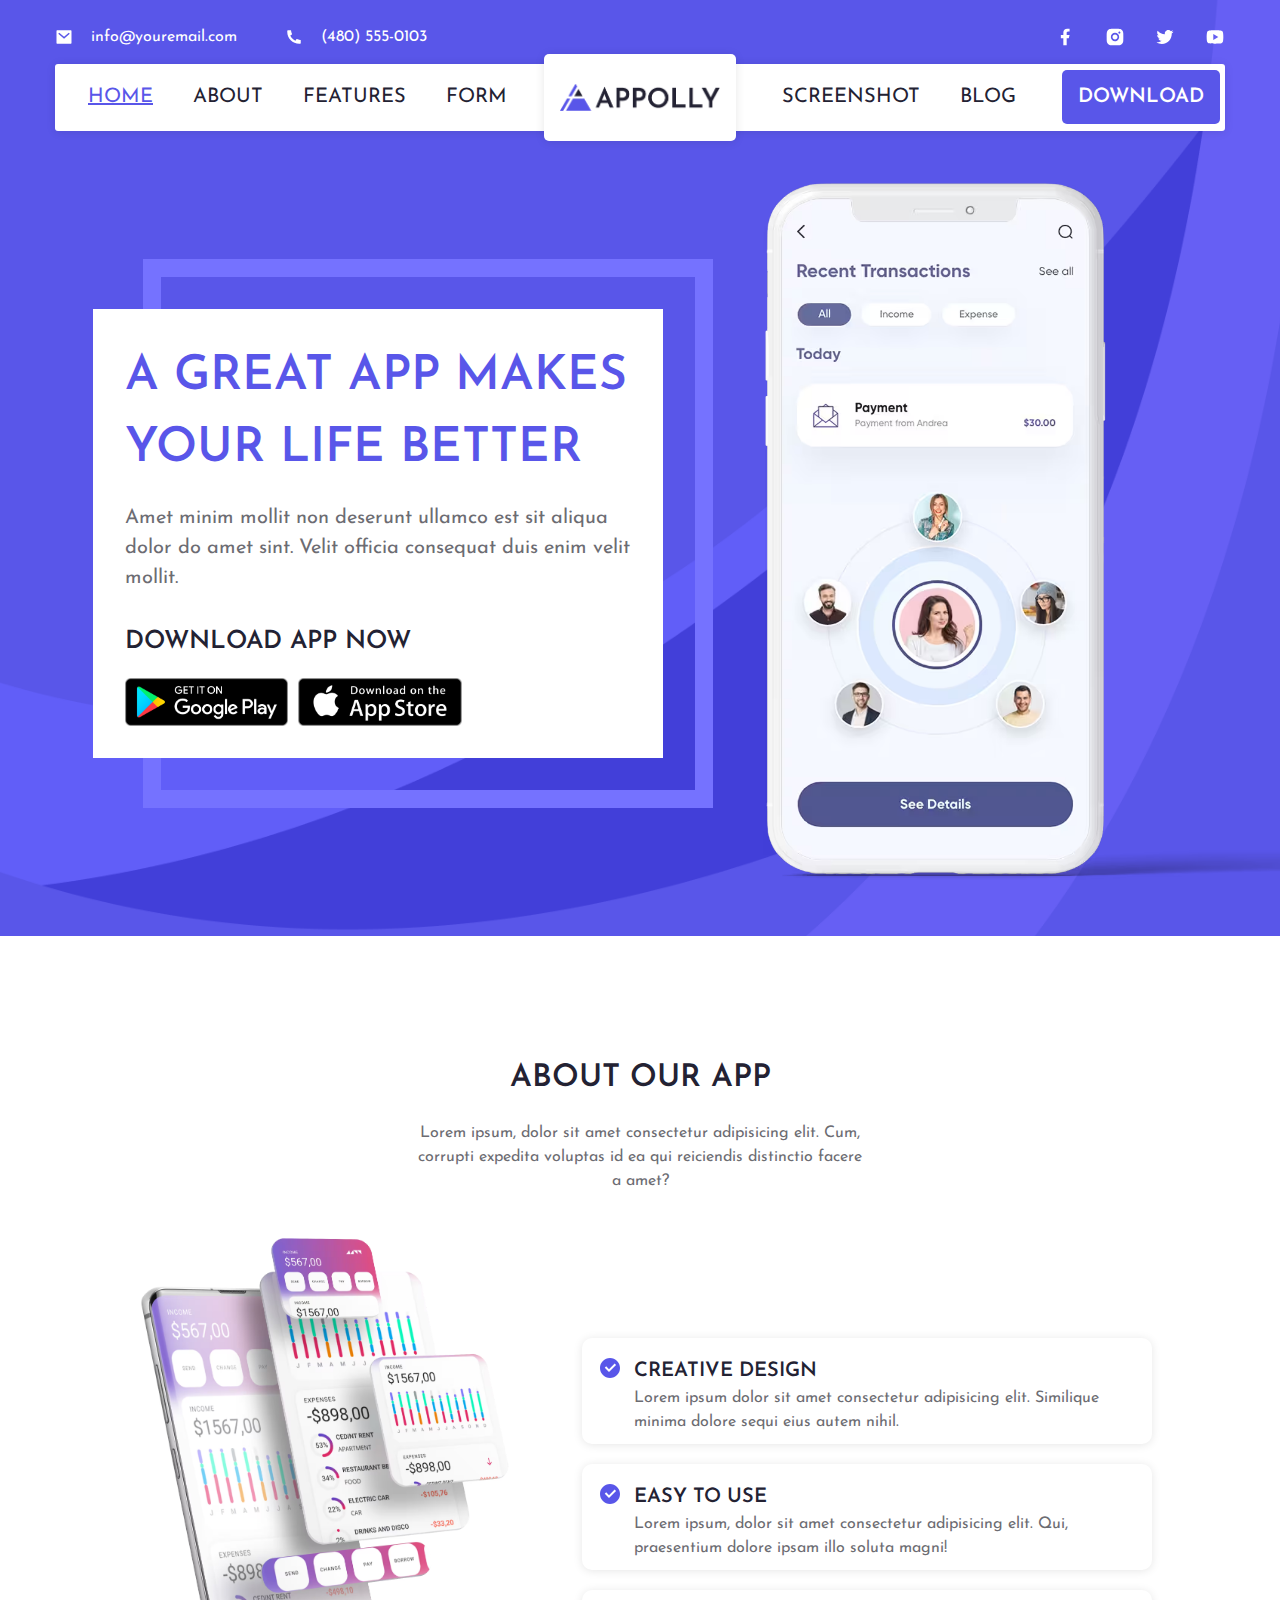
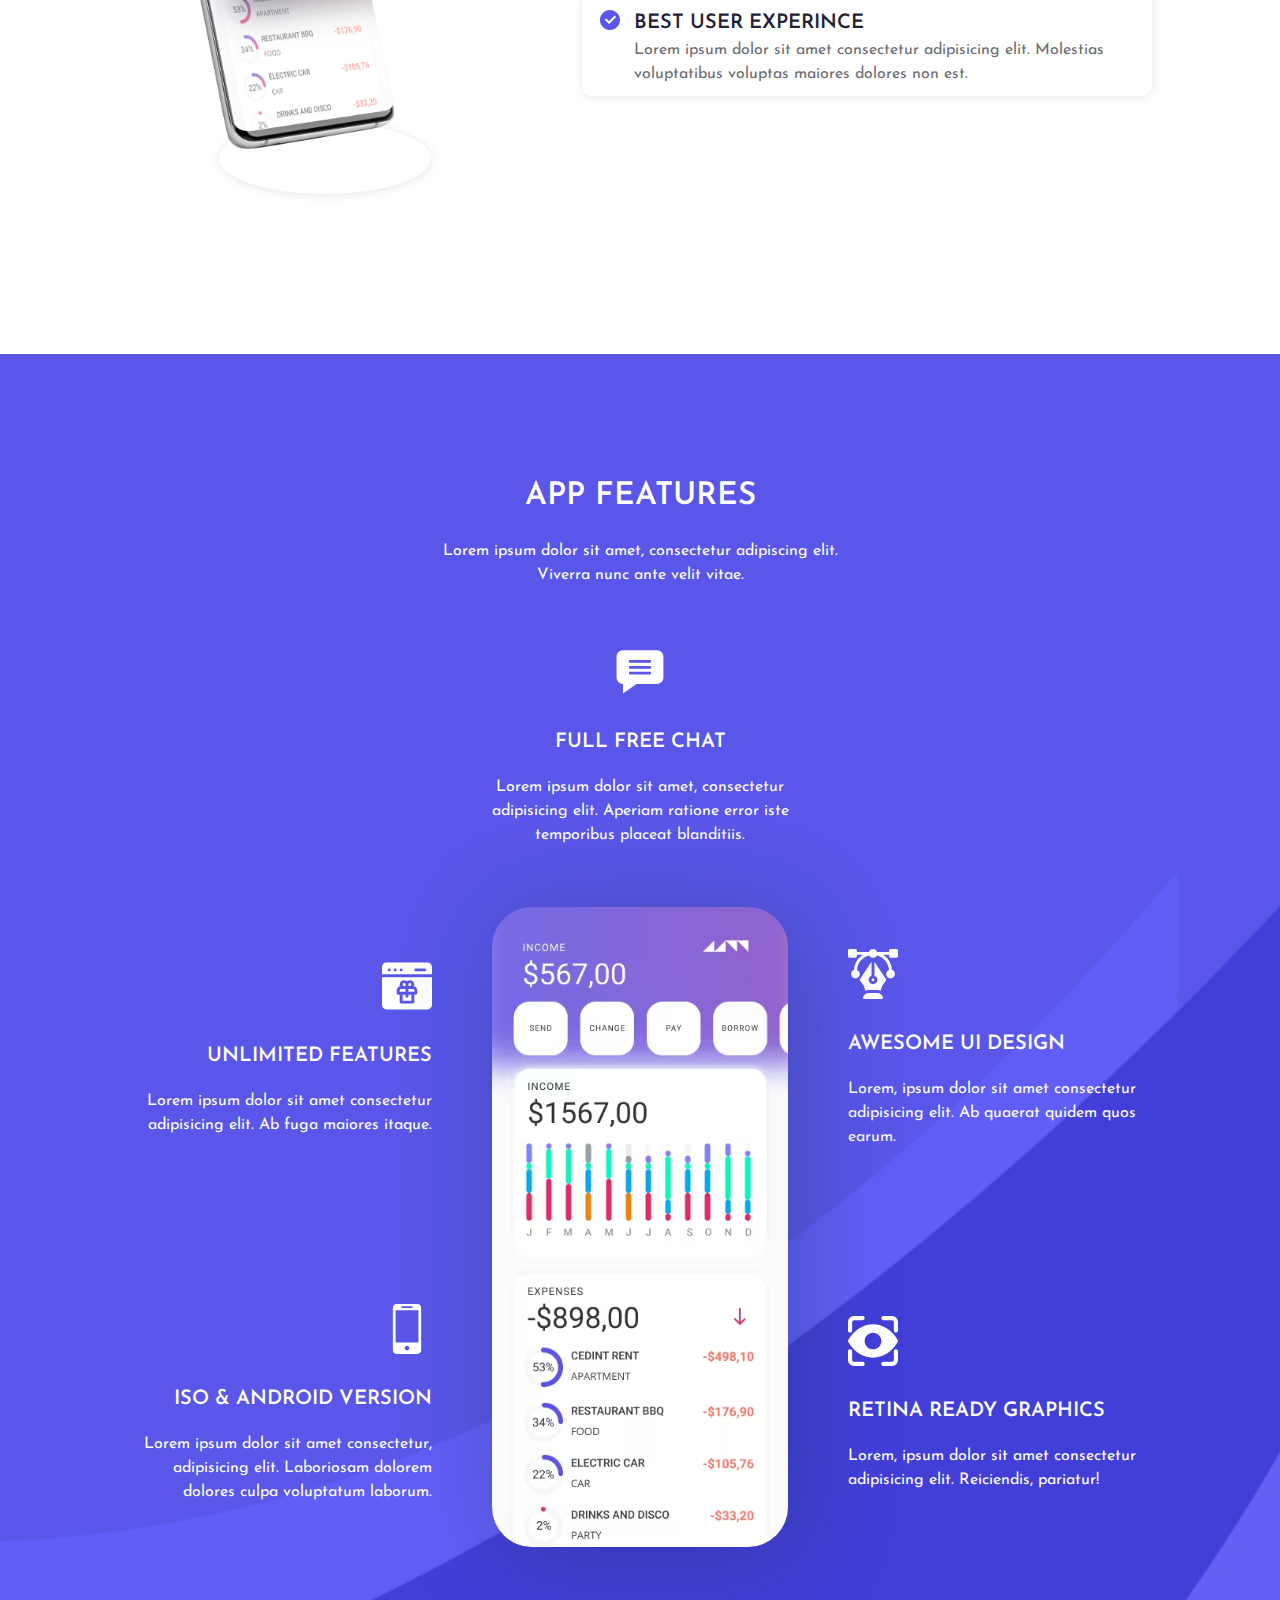
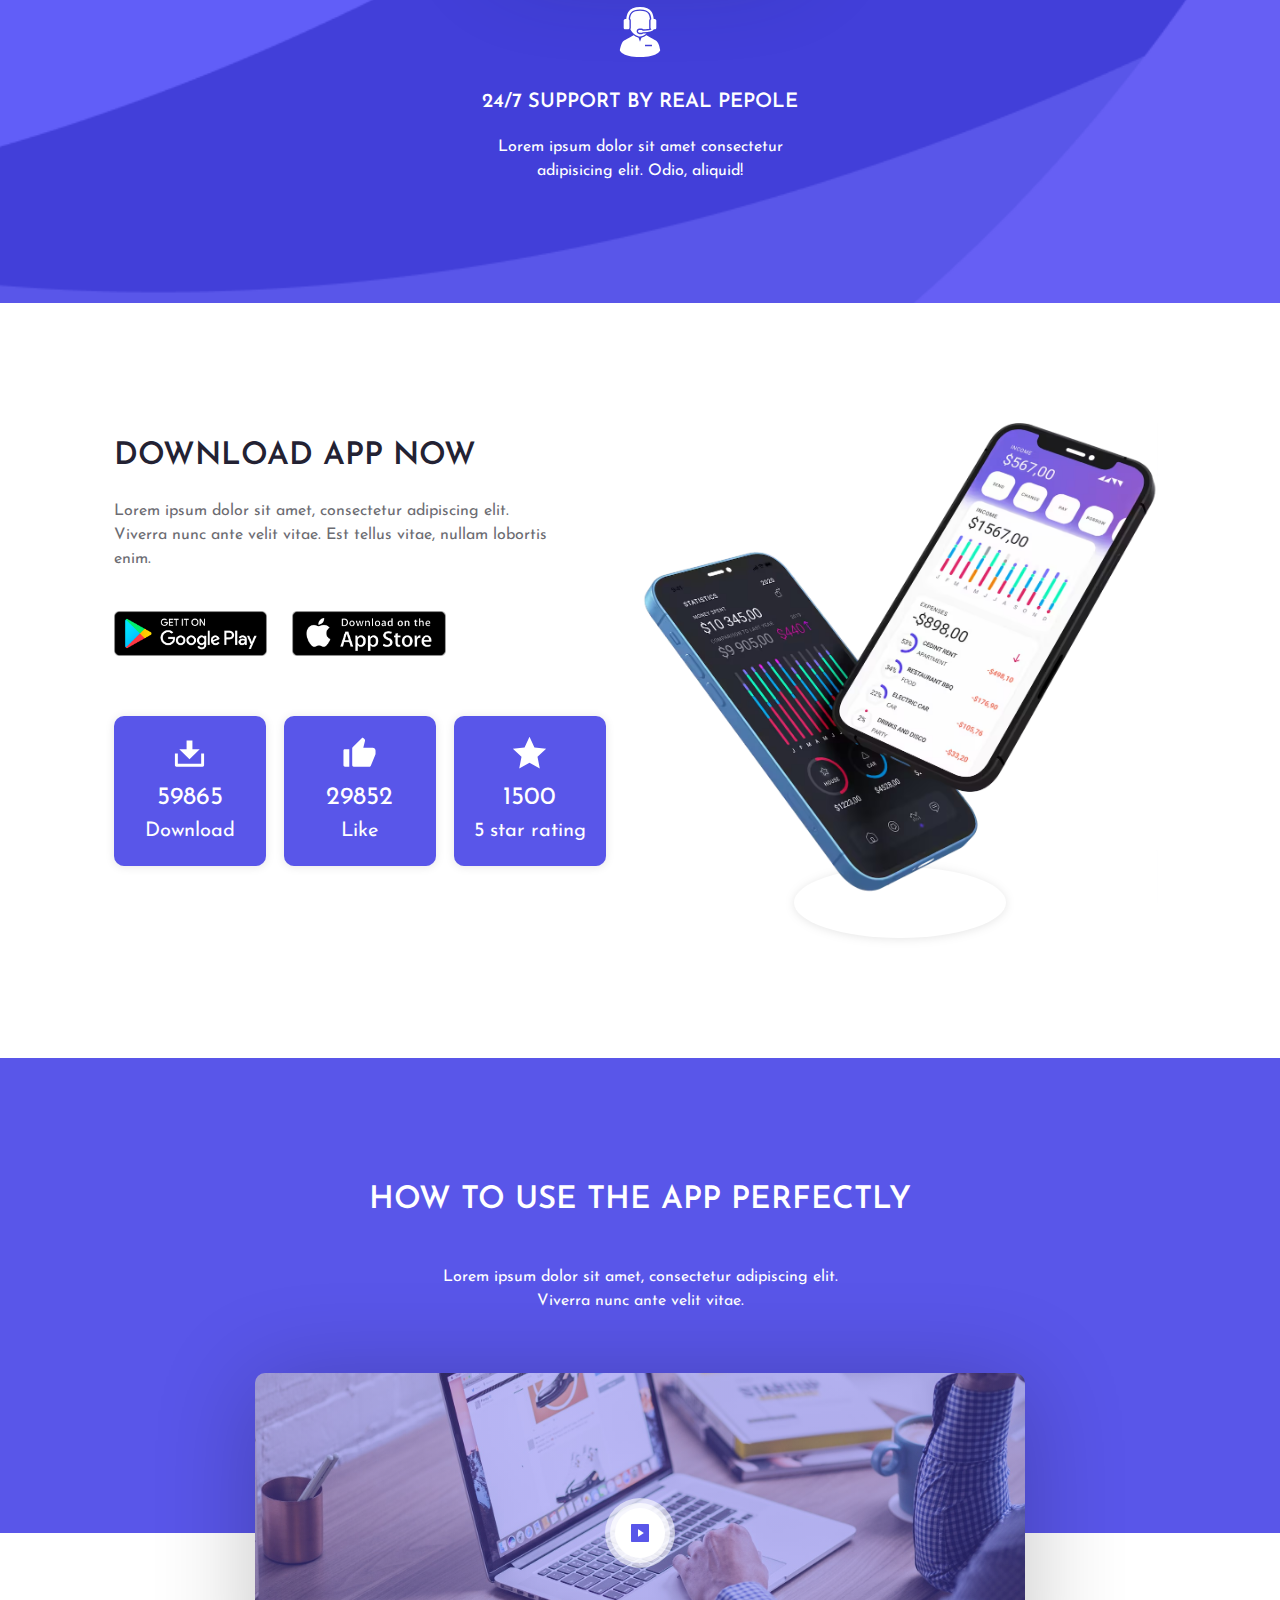
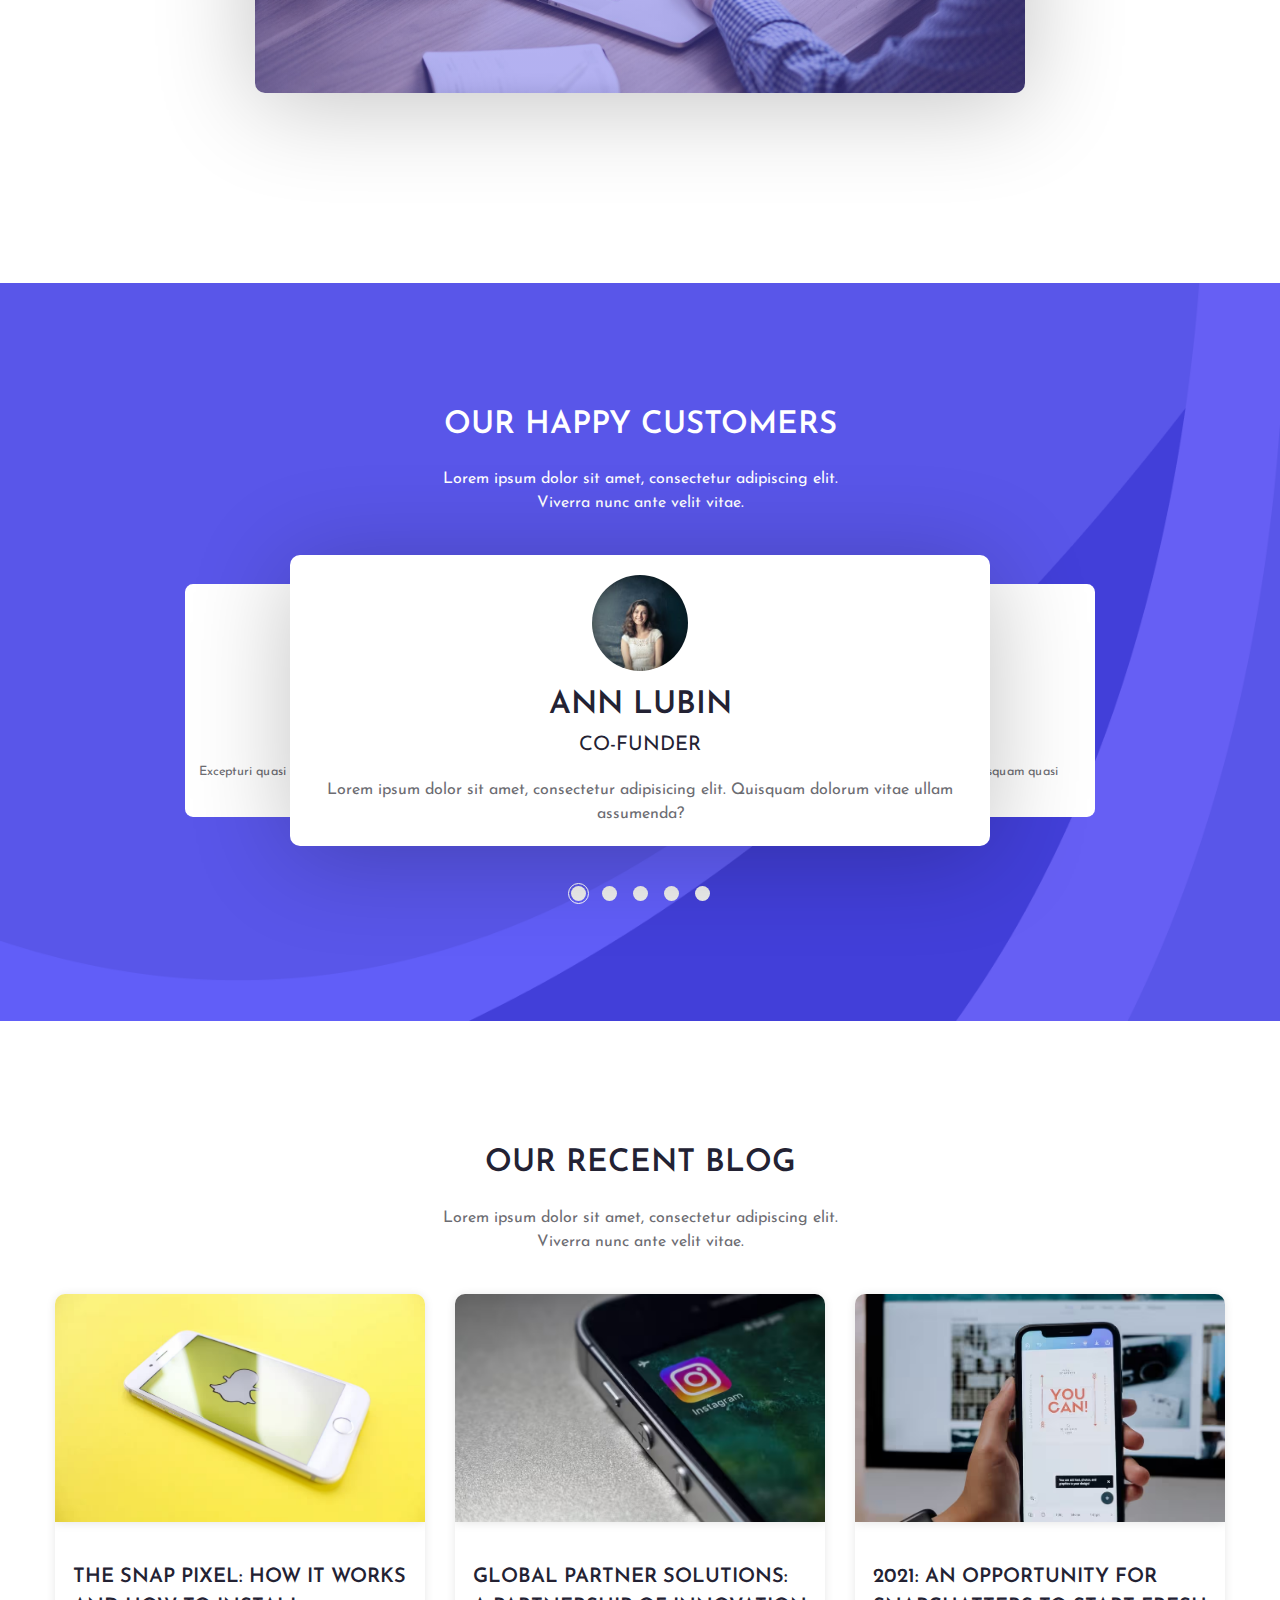
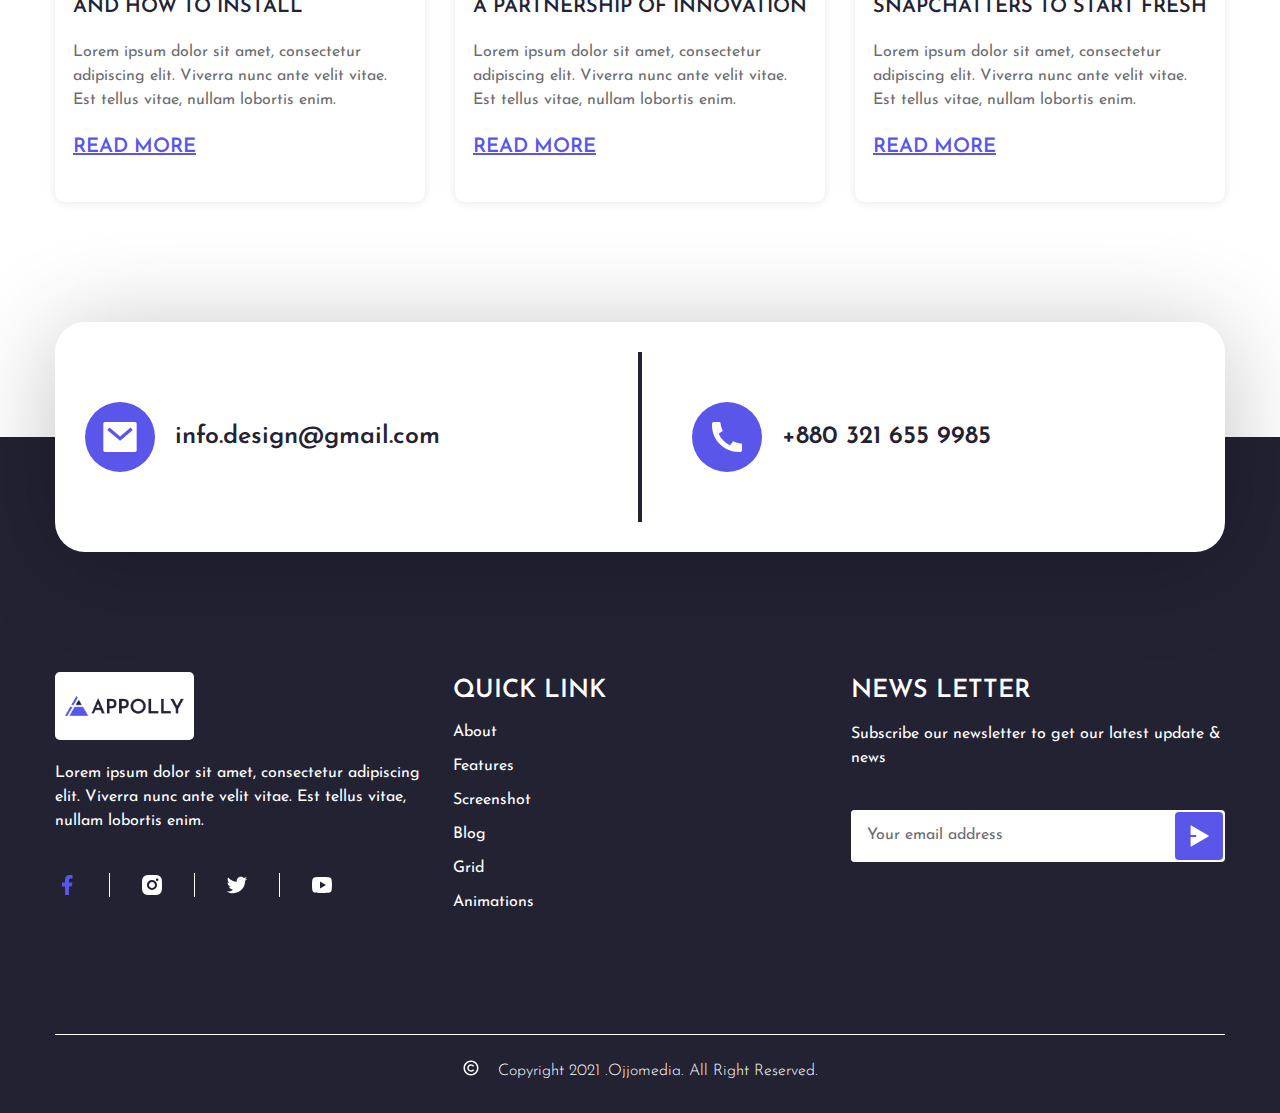
<file: index.html>
<!DOCTYPE html>
<html lang="en">
  <head>
    <meta charset="UTF-8" />
    <meta name="viewport" content="width=device-width, initial-scale=1.0" />
    <link rel="stylesheet" href="css/normalize.css" />
    <link rel="stylesheet" href="css/style.css" />
    <title>Document</title>
  </head>
  <body>
    <a class="skip-link" href="#about">Go to content</a>
    <header class="header container">
      <div class="pre-header">
        <a class="pre-header__link" href="mailto:info@youremail.com">
          <img height="18" src="assets/icons/mail-icon.svg" alt="mail" />
          info@youremail.com
        </a>
        <a class="pre-header__link" href="tel:4805530103">
          <img height="18" src="assets/icons/contact-phone-icon.svg" alt="phone" />
          (480) 555-0103
        </a>
        <ul class="pre-header__socials">
          <li class="pre-header__social">
            <a href="#">
              <img class="pre-header__facebook" height="20" src="assets/icons/facebook-icon.svg" alt="facebook" />
            </a>
          </li>
          <li class="pre-header__social">
            <a href="#">
              <img height="20" src="assets/icons/instagram-icon.svg" alt="instagram" />
            </a>
          </li>
          <li class="pre-header__social">
            <a href="#">
              <img height="20" src="assets/icons/twitter-icon.svg" alt="twitter" />
            </a>
          </li>
          <li class="pre-header__social">
            <a href="#">
              <img height="20" src="assets/icons/youtube-icon.svg" alt="youtube" />
            </a>
          </li>
        </ul>
      </div>
      <div class="header__content">
        <nav class="header__nav">
          <button class="header__expand-button">
            <img src="assets/icons/burger-icon.svg" alt="burger-icon" />
          </button>
          <ul class="header__collapse-nav">
            <li class="collapse-nav__item"><a class="header__link header__link--active" href="/">Home</a></li>
            <li class="collapse-nav__item"><a class="header__link" href="#about">About</a></li>
            <li class="collapse-nav__item"><a class="header__link" href="#features">Features</a></li>
            <li class="collapse-nav__item"><a class="header__link" href="/form.html">Form</a></li>
          </ul>
        </nav>
        <a class="header__logo" href="/"><img class="logo__image" src="assets/logo.png" alt="logo" /></a>
        <div class="header__right">
          <nav class="header__nav">
            <ul class="header__collapse-nav">
              <li class="collapse-nav__item"><a class="header__link" href="#usage">Screenshot</a></li>
              <li class="collapse-nav__item"><a class="header__link" href="#blog">Blog</a></li>
            </ul>
          </nav>
          <a href="#" class="header__btn">Download</a>
        </div>
      </div>
    </header>
    <main>
      <section class="with-background section hero-section">
        <div class="container">
          <div class="hero">
            <h1 class="hero__title section__title">A Great App Makes Your Life Better</h1>
            <p class="hero__description">
              Amet minim mollit non deserunt ullamco est sit aliqua dolor do amet sint. Velit officia consequat duis
              enim velit mollit.
            </p>
            <p class="hero__download">Download App Now</p>
            <ul class="download-links">
              <li>
                <a class="hero__download-link" href="/">
                  <img height="34" src="assets/google-play.png" alt="google play" />
                  <span class="sr-only">Download from google play</span>
                </a>
              </li>
              <li>
                <a class="hero__download-link" href="/">
                  <img height="34" src="assets/app-store.png" alt="app store" />
                  <span class="sr-only">Download from app store</span>
                </a>
              </li>
            </ul>
          </div>
          <div class="section__image">
            <picture>
              <source type="image/avif" srcset="assets/section1-image.avif" />
              <source type="image/webp" srcset="assets/section1-image.webp" />
              <img class="hero-section__image" height="521" src="assets/section1-image.png" alt="phone" />
            </picture>
          </div>
        </div>
      </section>
      <section class="section about-section" id="about">
        <div class="container">
          <h2 class="section__title">About Our App</h2>
          <p class="section__description">
            Lorem ipsum, dolor sit amet consectetur adipisicing elit. Cum, corrupti expedita voluptas id ea qui
            reiciendis distinctio facere a amet?
          </p>
          <div class="about-app__content">
            <div class="section__image section__image_drop-shadow">
              <picture>
                <source type="image/webp" media="(max-width: 768px)" srcset="assets/section2-phone-768.webp" />
                <source type="image/avif" srcset="assets/section2-phone.avif" />
                <source type="image/webp" srcset="assets/section2-phone.webp" />
                <img height="324" src="assets/section2-phone.png" alt="phone" />
              </picture>
            </div>
            <ul class="about-app-list">
              <li class="about-app-list-item">
                <h3 class="about-app__title">Creative design</h3>
                <p class="about-app__description">
                  Lorem ipsum dolor sit amet consectetur adipisicing elit. Similique minima dolore sequi eius autem
                  nihil.
                </p>
              </li>
              <li class="about-app-list-item">
                <h3 class="about-app__title">easy to use</h3>
                <p class="about-app__description">
                  Lorem ipsum, dolor sit amet consectetur adipisicing elit. Qui, praesentium dolore ipsam illo soluta
                  magni!
                </p>
              </li>
              <li class="about-app-list-item">
                <h3 class="about-app__title">Best user experince</h3>
                <p class="about-app__description">
                  Lorem ipsum dolor sit amet consectetur adipisicing elit. Molestias voluptatibus voluptas maiores
                  dolores non est.
                </p>
              </li>
            </ul>
          </div>
        </div>
      </section>
      <section class="section with-background app-features-section" id="features">
        <div class="container">
          <h2 class="section__title">App features</h2>
          <p class="section__description">
            Lorem ipsum dolor sit amet, consectetur adipiscing elit. Viverra nunc ante velit vitae.
          </p>
          <ul class="app-features-list">
            <li class="app-feature">
              <img height="50" class="app-feature__icon" src="assets/icons/comments-icon.svg" alt="" />
              <h3 class="app-feature__title">Full free chat</h3>
              <p class="app-feature__description">
                Lorem ipsum dolor sit amet, consectetur adipisicing elit. Aperiam ratione error iste temporibus placeat
                blanditiis.
              </p>
            </li>
            <li class="app-feature app-feature--justify-end">
              <img height="50" class="app-feature__icon" src="assets/icons/features-icon.svg" alt="" />
              <h3 class="app-feature__title">unlimited features</h3>
              <p class="app-feature__description">
                Lorem ipsum dolor sit amet consectetur adipisicing elit. Ab fuga maiores itaque.
              </p>
            </li>
            <li class="app-feature app-feature--justify-start">
              <img height="50" class="app-feature__icon" src="assets/icons/feather-icon.svg" alt="" />
              <h3 class="app-feature__title">awesome ui design</h3>
              <p class="app-feature__description">
                Lorem, ipsum dolor sit amet consectetur adipisicing elit. Ab quaerat quidem quos earum.
              </p>
            </li>
            <li class="app-feature app-features__image-container">
              <picture>
                <source type="image/avif" srcset="assets/section3-phone.avif" />
                <source type="image/webp" srcset="assets/section3-phone.webp" />
                <img class="app-features__image" height="468" src="assets/section3-phone.png" alt="phone" />
              </picture>
            </li>
            <li class="app-feature app-feature--justify-end">
              <img height="50" class="app-feature__icon" src="assets/icons/phone-icon.svg" alt="" />
              <h3 class="app-feature__title">iso & android version</h3>
              <p class="app-feature__description">
                Lorem ipsum dolor sit amet consectetur, adipisicing elit. Laboriosam dolorem dolores culpa voluptatum
                laborum.
              </p>
            </li>
            <li class="app-feature app-feature--justify-start">
              <img height="50" class="app-feature__icon" src="assets/icons/retina-icon.svg" alt="" />
              <h3 class="app-feature__title">retina ready graphics</h3>
              <p class="app-feature__description">
                Lorem, ipsum dolor sit amet consectetur adipisicing elit. Reiciendis, pariatur!
              </p>
            </li>
            <li class="app-feature">
              <img height="50" class="app-feature__icon" src="assets/icons/person-icon.svg" alt="" />
              <h3 class="app-feature__title">24/7 support by real pepole</h3>
              <p class="app-feature__description">
                Lorem ipsum dolor sit amet consectetur adipisicing elit. Odio, aliquid!
              </p>
            </li>
          </ul>
        </div>
      </section>
      <section class="section download-section">
        <div class="container">
          <div>
            <h2 class="section__title">Download App Now</h2>
            <p class="section__description">
              Lorem ipsum dolor sit amet, consectetur adipiscing elit. Viverra nunc ante velit vitae. Est tellus vitae,
              nullam lobortis enim.
            </p>
            <ul class="download-links">
              <li>
                <a href="/"
                  ><img height="45" src="assets/google-play.png" alt="google play" />
                  <span class="sr-only">Download from google play</span>
                </a>
              </li>
              <li>
                <a href="/">
                  <img height="45" src="assets/app-store.png" alt="app store" />
                  <span class="sr-only">Download from app store</span>
                </a>
              </li>
            </ul>
            <ul class="app-stats">
              <li class="app-stats__item">
                <img height="18" class="app-stat__image" src="assets/icons/download-icon.svg" alt="download" />
                <p class="app-stat__count">59865</p>
                <p class="app-stat__description">Download</p>
              </li>
              <li class="app-stats__item">
                <img height="18" class="app-stat__image" src="assets/icons/like-icon.svg" alt="like" />
                <p class="app-stat__count">29852</p>
                <p class="app-stat__description">Like</p>
              </li>
              <li class="app-stats__item">
                <img height="18" class="app-stat__image" src="assets/icons/star-icon.svg" alt="star" />
                <p class="app-stat__count">1500</p>
                <p class="app-stat__description">5 star rating</p>
              </li>
            </ul>
          </div>
          <div class="section__image section__image_drop-shadow">
            <picture>
              <source type="image/avif" srcset="assets/app-stats-image.avif" />
              <source type="image/webp" srcset="assets/app-stats-image.webp" />
              <img height="310" src="assets/app-stats-image.png" alt="phone" />
            </picture>
          </div>
        </div>
      </section>
      <section class="section usage-section" id="usage">
        <div class="container">
          <h2 class="section__title">how to use the app perfectly</h2>
          <p class="section__description">
            Lorem ipsum dolor sit amet, consectetur adipiscing elit. Viverra nunc ante velit vitae.
          </p>
          <a class="usage-video" href="#">
            <div class="usage-video__play-button">
              <img height="24" src="assets/icons/play-icon.svg" alt="play" />
            </div>
          </a>
        </div>
      </section>
      <section class="section with-background customers-section">
        <div class="container">
          <h2 class="section__title">Our Happy Customers</h2>
          <p class="section__description">
            Lorem ipsum dolor sit amet, consectetur adipiscing elit. Viverra nunc ante velit vitae.
          </p>
          <ul class="slider">
            <li class="slider__slide slider__slide_active">
              <div class="customer-card">
                <img class="customer__photo" height="50" src="assets/customer-photo.jpeg" alt="photo" />
                <p class="customer__name">Ann Lubin</p>
                <p class="customer__role">CO-FUNDER</p>
                <p class="customer__review">
                  Lorem ipsum dolor sit amet, consectetur adipisicing elit. Quisquam dolorum vitae ullam assumenda?
                </p>
              </div>
            </li>
            <li class="slider__slide slider__slide_next">
              <div class="customer-card">
                <img class="customer__photo" height="50" src="assets/customer-photo.jpeg" alt="photo" />
                <p class="customer__name">Ann Lubin</p>
                <p class="customer__role">CO-FUNDER</p>
                <p class="customer__review">
                  Magnam aut dignissimos voluptatem dolores iste cumque. Doloribus quisquam quasi ducimus accusamus
                  praesentium.
                </p>
              </div>
            </li>
            <li class="slider__slide">
              <div class="customer-card">
                <img class="customer__photo" height="50" src="assets/customer-photo.jpeg" alt="photo" />
                <p class="customer__name">Ann Lubin</p>
                <p class="customer__role">CO-FUNDER</p>
                <p class="customer__review">
                  A aspernatur eum quaerat voluptates blanditiis voluptas exercitationem ab rerum? Expedita, quo ipsam?
                </p>
              </div>
            </li>
            <li class="slider__slide">
              <div class="customer-card">
                <img class="customer__photo" height="50" src="assets/customer-photo.jpeg" alt="photo" />
                <p class="customer__name">Ann Lubin</p>
                <p class="customer__role">CO-FUNDER</p>
                <p class="customer__review">
                  Expedita, molestiae sint, inventore in consectetur incidunt tenetur quo veritatis facilis ad fugit?
                </p>
              </div>
            </li>
            <li class="slider__slide slider__slide_prev">
              <div class="customer-card">
                <img class="customer__photo" height="50" src="assets/customer-photo.jpeg" alt="photo" />
                <p class="customer__name">Ann Lubin</p>
                <p class="customer__role">CO-FUNDER</p>
                <p class="customer__review">
                  Excepturi quasi quos voluptatem atque nulla cum magni repellendus eligendi dolores. Eaque, eos?
                </p>
              </div>
            </li>
          </ul>
          <ul class="slider-navigation">
            <li class="slider-navigation__point slider-navigation__point_active">
              <button class="slider-navigation__button">
                <span class="sr-only">Go to 1 slide</span>
              </button>
            </li>
            <li class="slider-navigation__point">
              <button class="slider-navigation__button">
                <span class="sr-only">Go to 1 slide</span>
              </button>
            </li>
            <li class="slider-navigation__point">
              <button class="slider-navigation__button">
                <span class="sr-only">Go to 1 slide</span>
              </button>
            </li>
            <li class="slider-navigation__point">
              <button class="slider-navigation__button">
                <span class="sr-only">Go to 1 slide</span>
              </button>
            </li>
            <li class="slider-navigation__point">
              <button class="slider-navigation__button">
                <span class="sr-only">Go to 1 slide</span>
              </button>
            </li>
          </ul>
        </div>
      </section>
      <section class="section" id="blog">
        <div class="container">
          <h2 class="section__title">Our recent blog</h2>
          <p class="section__description">
            Lorem ipsum dolor sit amet, consectetur adipiscing elit. Viverra nunc ante velit vitae.
          </p>
          <ul class="blog-list">
            <li class="blog-card">
              <picture>
                <source type="image/avif" srcset="assets/blog-1.avif" />
                <source type="image/webp" srcset="assets/blog-1.webp" />
                <img class="blog-card__img" height="228" src="assets/blog-1.jpeg" alt="blog image" />
              </picture>
              <div class="blog-card__content">
                <h3 class="blog-card__title">The Snap Pixel: How It Works and How to Install</h3>
                <p class="blog-card__description">
                  Lorem ipsum dolor sit amet, consectetur adipiscing elit. Viverra nunc ante velit vitae. Est tellus
                  vitae, nullam lobortis enim.
                </p>
                <a class="blog-card__link" href="#">read more</a>
              </div>
            </li>
            <li class="blog-card">
              <picture>
                <source type="image/avif" srcset="assets/blog-2.avif" />
                <source type="image/webp" srcset="assets/blog-2.webp" />
                <img class="blog-card__img" height="228" src="assets/blog-2.jpeg" alt="blog image" />
              </picture>
              <div class="blog-card__content">
                <h3 class="blog-card__title">Global Partner Solutions: A Partnership of Innovation</h3>
                <p class="blog-card__description">
                  Lorem ipsum dolor sit amet, consectetur adipiscing elit. Viverra nunc ante velit vitae. Est tellus
                  vitae, nullam lobortis enim.
                </p>
                <a class="blog-card__link" href="#">read more</a>
              </div>
            </li>
            <li class="blog-card">
              <picture>
                <source type="image/avif" srcset="assets/blog-3.avif" />
                <source type="image/webp" srcset="assets/blog-3.webp" />
                <img class="blog-card__img" height="228" src="assets/blog-3.jpeg" alt="blog image" />
              </picture>
              <div class="blog-card__content">
                <h3 class="blog-card__title">2021: An opportunity for Snapchatters to start fresh</h3>
                <p class="blog-card__description">
                  Lorem ipsum dolor sit amet, consectetur adipiscing elit. Viverra nunc ante velit vitae. Est tellus
                  vitae, nullam lobortis enim.
                </p>
                <a class="blog-card__link" href="#">read more</a>
              </div>
            </li>
          </ul>
        </div>
      </section>
    </main>
    <footer class="footer">
      <div class="container">
        <div class="footer__contacts">
          <a class="footer__contact" href="mailto:info.design@gmail.com">
            <div class="contacts__image">
              <img height="20" src="/assets/icons/mail-icon.svg" alt="email" />
            </div>
            info.design@gmail.com
          </a>
          <div class="footer__contacts-separator"></div>
          <a href="tel:+8803216559985" class="footer__contact">
            <div class="contacts__image">
              <img height="20" src="assets/icons/contact-phone-icon.svg" alt="phone" />
            </div>
            +880 321 655 9985
          </a>
        </div>
        <div class="footer__content">
          <div class="footer__row">
            <a class="footer__logo" href="#">
              <img height="20" src="assets/logo.png" alt="logo" />
            </a>
            <p class="footer__description">
              Lorem ipsum dolor sit amet, consectetur adipiscing elit. Viverra nunc ante velit vitae. Est tellus vitae,
              nullam lobortis enim.
            </p>
            <ul class="footer__links">
              <li class="footer__link">
                <a href=""><img src="assets/icons/facebook-icon.svg" alt="facebook" /></a>
              </li>
              <li class="footer__link">
                <a href=""><img src="assets/icons/instagram-icon.svg" alt="instagram" /></a>
              </li>
              <li class="footer__link">
                <a href=""><img src="assets/icons/twitter-icon.svg" alt="twitter" /></a>
              </li>
              <li class="footer__link">
                <a href=""><img src="assets/icons/youtube-icon.svg" alt="youtube" /></a>
              </li>
            </ul>
          </div>
          <div class="footer__row">
            <h3 class="footer__subtitle">quick link</h3>
            <nav>
              <ul class="footer__quick-links">
                <li><a class="footer__quick-link" href="/#about">About</a></li>
                <li><a class="footer__quick-link" href="/#features">Features</a></li>
                <li><a class="footer__quick-link" href="/#usage">Screenshot</a></li>
                <li><a class="footer__quick-link" href="/#blog">Blog</a></li>
                <li><a class="footer__quick-link" href="/grid.html">Grid</a></li>
                <li><a class="footer__quick-link" href="/demo.html">Animations</a></li>
              </ul>
            </nav>
          </div>
          <div class="footer__row">
            <h3 class="footer__subtitle newsletter-title">news letter</h3>
            <p class="footer__description">Subscribe our newsletter to get our latest update & news</p>
            <form class="newsletter">
              <label class="newsletter__label">
                <span class="sr-only">Email</span>
                <input class="newsletter__input" type="email" placeholder="Your email address" />
              </label>
              <button class="newsletter__button" type="submit">
                <img height="24" src="assets/icons/send-icon.svg" alt="send" />
              </button>
            </form>
          </div>
        </div>
        <div class="footer__copyright">
          <img height="18" src="assets/icons/copyright-icon.svg" alt="" />
          <p>Copyright 2021 .Ojjomedia. All Right Reserved.</p>
        </div>
      </div>
    </footer>
  </body>
</html>
</file>
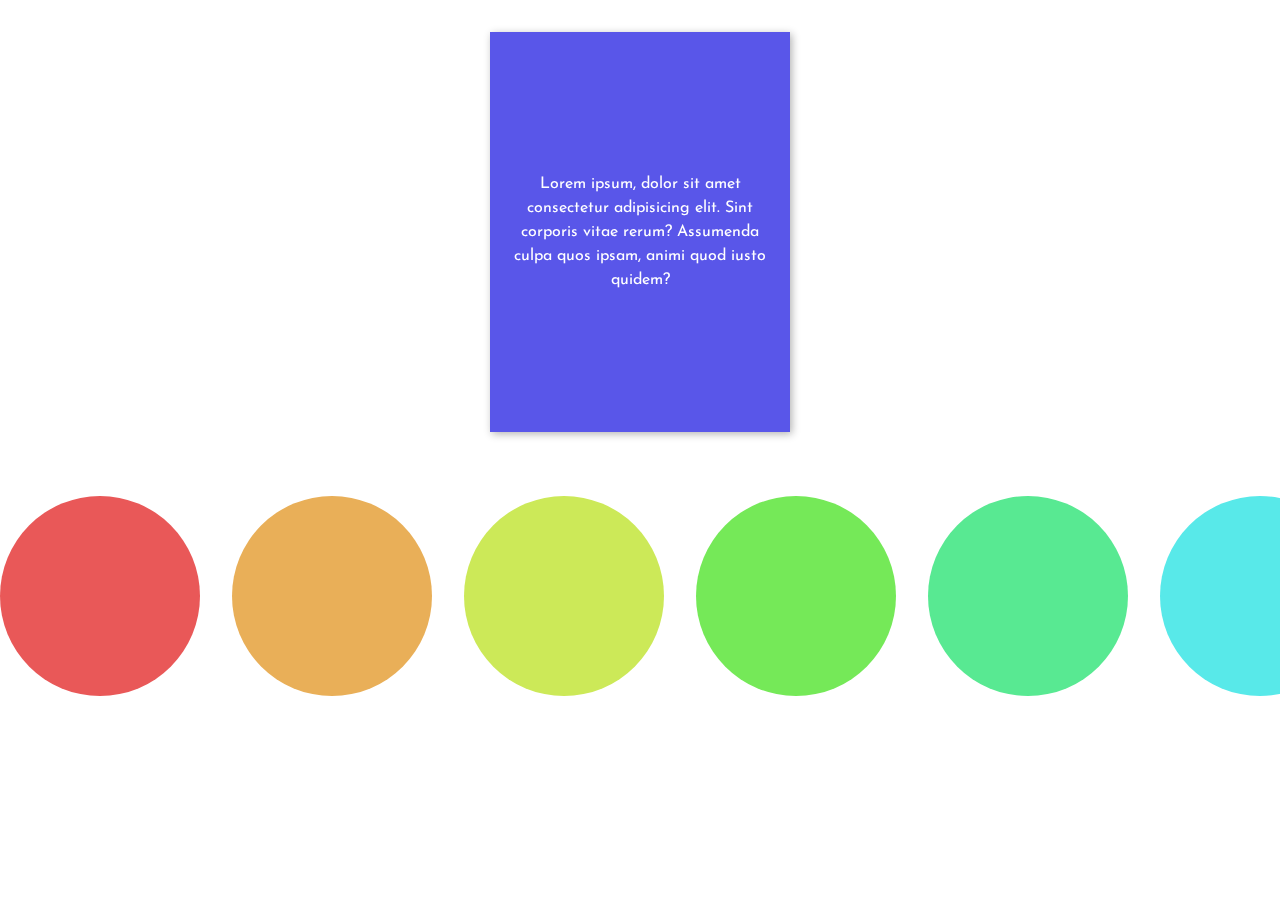
<file: demo.html>
<!DOCTYPE html>
<html lang="en">
  <head>
    <meta charset="UTF-8" />
    <meta name="viewport" content="width=device-width, initial-scale=1.0" />
    <link rel="stylesheet" href="css/style.css" />
    <link rel="stylesheet" href="css/demo.css" />
    <title>Document</title>
  </head>
  <body>
    <div class="card">
      <div class="card__front">
        Lorem ipsum, dolor sit amet consectetur adipisicing elit. Sint corporis vitae rerum? Assumenda culpa quos ipsam,
        animi quod iusto quidem?
      </div>
      <div class="card__back">
        Lorem ipsum dolor sit amet consectetur adipisicing elit. Animi deleniti quas possimus modi illo doloremque
        distinctio facilis cum, maiores nisi consequatur exercitationem, dolores mollitia voluptate nesciunt? Dolor
        voluptas reiciendis inventore?
      </div>
    </div>
    <div class="marquee">
      <div class="marquee__inner">
        <div></div>
        <div></div>
        <div></div>
        <div></div>
        <div></div>
        <div></div>
        <div></div>
        <div></div>
        <div></div>
        <div></div>
        <div></div>
        <div></div>
        <div></div>
        <div></div>
        <div></div>
        <div></div>
        <div></div>
        <div></div>
        <div></div>
        <div></div>
      </div>
    </div>
  </body>
</html>
</file>
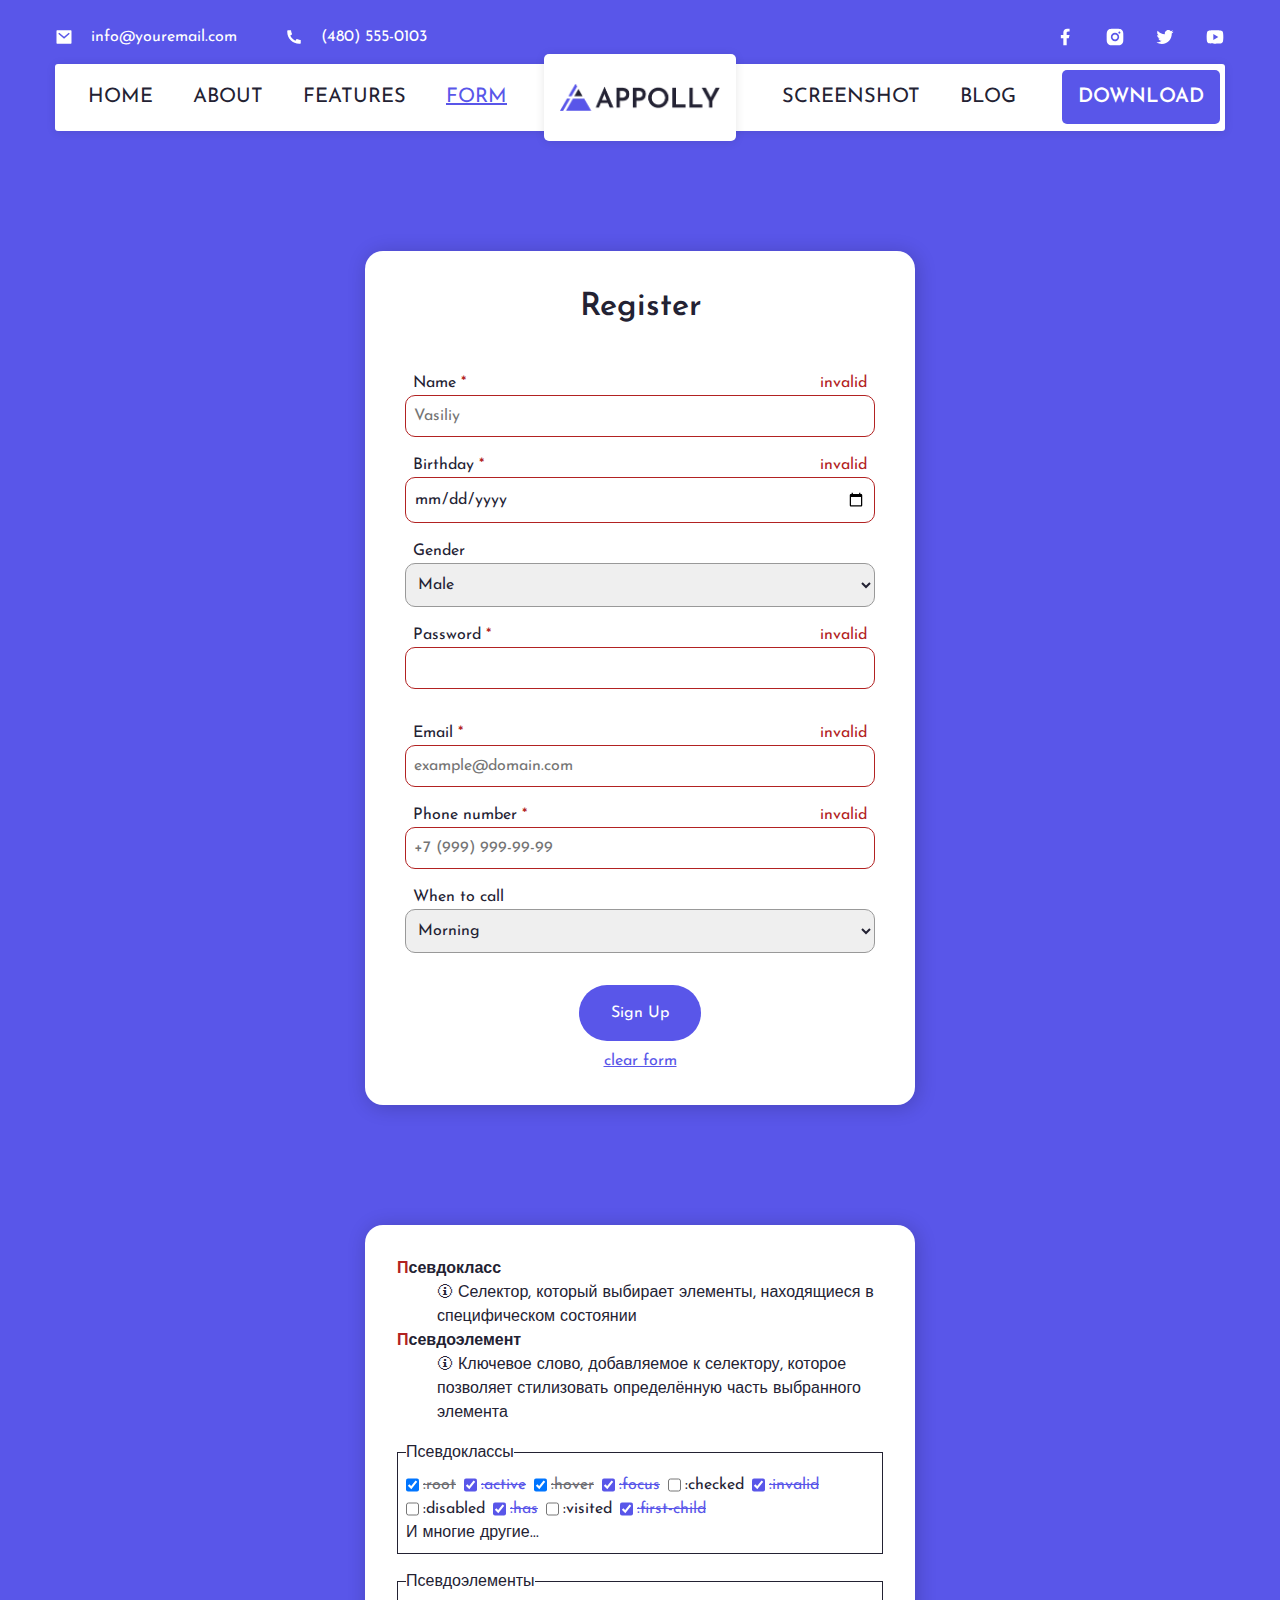
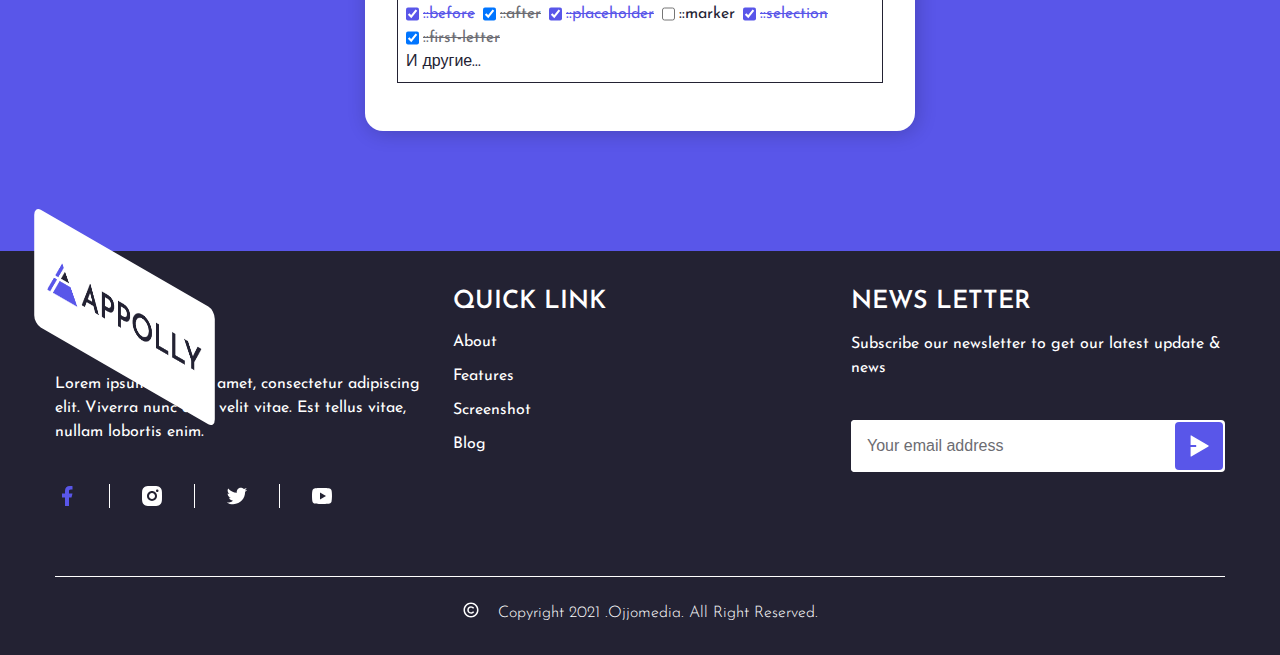
<file: form.html>
<!DOCTYPE html>
<html lang="en">
  <head>
    <meta charset="UTF-8" />
    <meta name="viewport" content="width=device-width, initial-scale=1.0" />
    <link rel="stylesheet" href="css/style.css" />
    <link rel="stylesheet" href="css/form.css" />
    <title>Document</title>
  </head>
  <body>
    <header class="header container">
      <div class="pre-header">
        <a class="pre-header__link" href="mailto:info@youremail.com">
          <img height="18" src="assets/icons/mail-icon.svg" alt="mail" />
          info@youremail.com
        </a>
        <a class="pre-header__link" href="tel:4805530103">
          <img height="18" src="assets/icons/contact-phone-icon.svg" alt="phone" />
          (480) 555-0103
        </a>
        <ul class="pre-header__socials">
          <li class="pre-header__social">
            <a href="#">
              <img class="pre-header__facebook" height="20" src="assets/icons/facebook-icon.svg" alt="facebook" />
            </a>
          </li>
          <li class="pre-header__social">
            <a href="#">
              <img height="20" src="assets/icons/instagram-icon.svg" alt="instagram" />
            </a>
          </li>
          <li class="pre-header__social">
            <a href="#">
              <img height="20" src="assets/icons/twitter-icon.svg" alt="twitter" />
            </a>
          </li>
          <li class="pre-header__social">
            <a href="#">
              <img height="20" src="assets/icons/youtube-icon.svg" alt="youtube" />
            </a>
          </li>
        </ul>
      </div>
      <div class="header__content">
        <nav class="header__nav">
          <button class="header__expand-button">
            <img src="assets/icons/burger-icon.svg" alt="burger-icon" />
          </button>
          <ul class="header__collapse-nav">
            <li class="collapse-nav__item"><a class="header__link" href="/">Home</a></li>
            <li class="collapse-nav__item"><a class="header__link" href="#about">About</a></li>
            <li class="collapse-nav__item"><a class="header__link" href="#features">Features</a></li>
            <li class="collapse-nav__item"><a class="header__link header__link--active" href="/form.html">Form</a></li>
          </ul>
        </nav>
        <a class="header__logo" href="/"><img class="logo__image" src="assets/logo.png" alt="logo" /></a>
        <div class="header__right">
          <nav class="header__nav">
            <ul class="header__collapse-nav">
              <li class="collapse-nav__item"><a class="header__link" href="#usage">Screenshot</a></li>
              <li class="collapse-nav__item"><a class="header__link" href="#blog">Blog</a></li>
            </ul>
          </nav>
          <a href="#" class="header__btn">Download</a>
        </div>
      </div>
    </header>
    <main>
      <div class="container">
        <form class="form" method="post" action="//httpbin.org/post">
          <h1 class="form__title">Register</h1>
          <fieldset class="form__fieldset">
            <label class="form__label">
              <span class="label__row">
                <span>Name <span class="form__label__required">*</span></span>
                <span class="form__label__warning form__label__required">invalid</span>
              </span>
              <input class="form__input" type="text" name="name" id="name" placeholder="Vasiliy" required />
            </label>
            <label class="form__label">
              <span class="label__row">
                <span>Birthday <span class="form__label__required">*</span></span>
                <span class="form__label__warning form__label__required">invalid</span>
              </span>
              <input class="form__input" type="date" name="birthday" id="birthday" required />
            </label>
            <label class="form__label">
              <span class="label__row">
                <span>Gender</span>
              </span>
              <select class="form__input" name="gender" id="gender">
                <option value="male">Male</option>
                <option value="female">Female</option>
              </select>
            </label>
            <label class="form__label">
              <span class="label__row">
                <span>Password <span class="form__label__required">*</span></span>
                <span class="form__label__warning form__label__required">invalid</span>
              </span>
              <input class="form__input" type="password" name="password" required />
            </label>
          </fieldset>
          <fieldset class="form__fieldset">
            <label class="form__label">
              <span class="label__row">
                <span>Email <span class="form__label__required">*</span></span>
                <span class="form__label__warning form__label__required">invalid</span>
              </span>
              <input
                class="form__input"
                type="email"
                name="email"
                id="email"
                placeholder="example@domain.com"
                required
              />
            </label>
            <label class="form__label">
              <span class="label__row">
                <span>Phone number <span class="form__label__required">*</span></span>
                <span class="form__label__warning form__label__required">invalid</span>
              </span>
              <input
                class="form__input"
                type="tel"
                name="tel-number"
                id="tel-number"
                placeholder="+7 (999) 999-99-99"
                required
              />
            </label>
            <label class="form__label">
              <span class="label__row">
                <span>When to call</span>
              </span>
              <select class="form__input" name="call-time" id="call-time">
                <option value="morning">Morning</option>
                <option value="afternoon">Afternoon</option>
                <option value="evening">Evening</option>
                <option value="night">Night</option>
              </select>
            </label>
          </fieldset>
          <button class="form__button form__submit-button" type="submit">Sign Up</button>
          <button class="form__button form__reset-button" type="reset">clear form</button>
        </form>
        <form class="form">
          <dl>
            <dt class="form__description-title">Псевдокласс</dt>
            <dd class="form__description-details">
              Селектор, который выбирает элементы, находящиеся в специфическом состоянии
            </dd>
            <dt class="form__description-title">Псевдоэлемент</dt>
            <dd class="form__description-details">
              Ключевое слово, добавляемое к селектору, которое позволяет стилизовать определённую часть выбранного
              элемента
            </dd>
          </dl>
          <fieldset class="form__fieldset form2__fieldset">
            <legend>Псевдоклассы</legend>
            <ul class="form__checkbox-list pseudoclasses">
              <li>
                <label class="form__checkbox-label">
                  <input class="form__checkbox" type="checkbox" checked name="pseudoclass" />
                  <span>:root</span>
                </label>
              </li>
              <li>
                <label class="form__checkbox-label">
                  <input class="form__checkbox" type="checkbox" checked name="pseudoclass" />
                  <span>:active</span>
                </label>
              </li>
              <li>
                <label class="form__checkbox-label">
                  <input class="form__checkbox" type="checkbox" checked name="pseudoclass" />
                  <span>:hover</span>
                </label>
              </li>
              <li>
                <label class="form__checkbox-label">
                  <input class="form__checkbox" type="checkbox" checked name="pseudoclass" />
                  <span>:focus</span>
                </label>
              </li>
              <li>
                <label class="form__checkbox-label">
                  <input class="form__checkbox" type="checkbox" name="pseudoclass" />
                  <span>:checked</span>
                </label>
              </li>
              <li>
                <label class="form__checkbox-label">
                  <input class="form__checkbox" type="checkbox" checked name="pseudoclass" />
                  <span>:invalid</span>
                </label>
              </li>
              <li>
                <label class="form__checkbox-label">
                  <input class="form__checkbox" type="checkbox" name="pseudoclass" />
                  <span>:disabled</span>
                </label>
              </li>
              <li>
                <label class="form__checkbox-label">
                  <input class="form__checkbox" type="checkbox" checked name="pseudoclass" />
                  <span>:has</span>
                </label>
              </li>
              <li>
                <label class="form__checkbox-label">
                  <input class="form__checkbox" type="checkbox" name="pseudoclass" />
                  <span>:visited</span>
                </label>
              </li>
              <li>
                <label class="form__checkbox-label">
                  <input class="form__checkbox" type="checkbox" checked name="pseudoclass" />
                  <span>:first-child</span>
                </label>
              </li>
            </ul>
            <p>И многие другие...</p>
          </fieldset>
          <fieldset class="form__fieldset form2__fieldset">
            <legend>Псевдоэлементы</legend>
            <ul class="form__checkbox-list pseudoelements">
              <li>
                <label class="form__checkbox-label">
                  <input class="form__checkbox" type="checkbox" checked name="pseudoclass" />
                  <span>::before</span>
                </label>
              </li>
              <li>
                <label class="form__checkbox-label">
                  <input class="form__checkbox" type="checkbox" checked name="pseudoclass" />
                  <span>::after</span>
                </label>
              </li>
              <li>
                <label class="form__checkbox-label">
                  <input class="form__checkbox" type="checkbox" checked name="pseudoclass" />
                  <span>::placeholder</span>
                </label>
              </li>
              <li>
                <label class="form__checkbox-label">
                  <input class="form__checkbox" type="checkbox" name="pseudoclass" />
                  <span>::marker</span>
                </label>
              </li>
              <li>
                <label class="form__checkbox-label">
                  <input class="form__checkbox" type="checkbox" checked name="pseudoclass" />
                  <span>::selection</span>
                </label>
              </li>
              <li>
                <label class="form__checkbox-label">
                  <input class="form__checkbox" type="checkbox" checked name="pseudoclass" />
                  <span>::first-letter</span>
                </label>
              </li>
            </ul>
            <p>И другие...</p>
          </fieldset>
        </form>
      </div>
    </main>
    <footer class="footer">
      <div class="container">
        <div class="footer__content">
          <div class="footer__row">
            <a class="footer__logo" href="#">
              <img height="20" src="assets/logo.png" alt="logo" />
            </a>
            <p class="footer__description">
              Lorem ipsum dolor sit amet, consectetur adipiscing elit. Viverra nunc ante velit vitae. Est tellus vitae,
              nullam lobortis enim.
            </p>
            <ul class="footer__links">
              <li class="footer__link">
                <a href=""><img src="assets/icons/facebook-icon.svg" alt="facebook" /></a>
              </li>
              <li class="footer__link">
                <a href=""><img src="assets/icons/instagram-icon.svg" alt="instagram" /></a>
              </li>
              <li class="footer__link">
                <a href=""><img src="assets/icons/twitter-icon.svg" alt="twitter" /></a>
              </li>
              <li class="footer__link">
                <a href=""><img src="assets/icons/youtube-icon.svg" alt="youtube" /></a>
              </li>
            </ul>
          </div>
          <div class="footer__row">
            <h3 class="footer__subtitle">quick link</h3>
            <nav>
              <ul class="footer__quick-links">
                <li><a class="footer__quick-link" href="/#about">About</a></li>
                <li><a class="footer__quick-link" href="/#features">Features</a></li>
                <li><a class="footer__quick-link" href="/#usage">Screenshot</a></li>
                <li><a class="footer__quick-link" href="/#blog">Blog</a></li>
              </ul>
            </nav>
          </div>
          <div class="footer__row">
            <h3 class="footer__subtitle newsletter-title">news letter</h3>
            <p class="footer__description">Subscribe our newsletter to get our latest update & news</p>
            <form class="newsletter">
              <input class="newsletter__input" type="email" placeholder="Your email address" />
              <button class="newsletter__button" type="submit">
                <img height="24" src="assets/icons/send-icon.svg" alt="send" />
              </button>
            </form>
          </div>
        </div>
        <div class="footer__copyright">
          <img height="18" src="assets/icons/copyright-icon.svg" alt="copyright" />
          <p>Copyright 2021 .Ojjomedia. All Right Reserved.</p>
        </div>
      </div>
    </footer>
  </body>
</html>
</file>
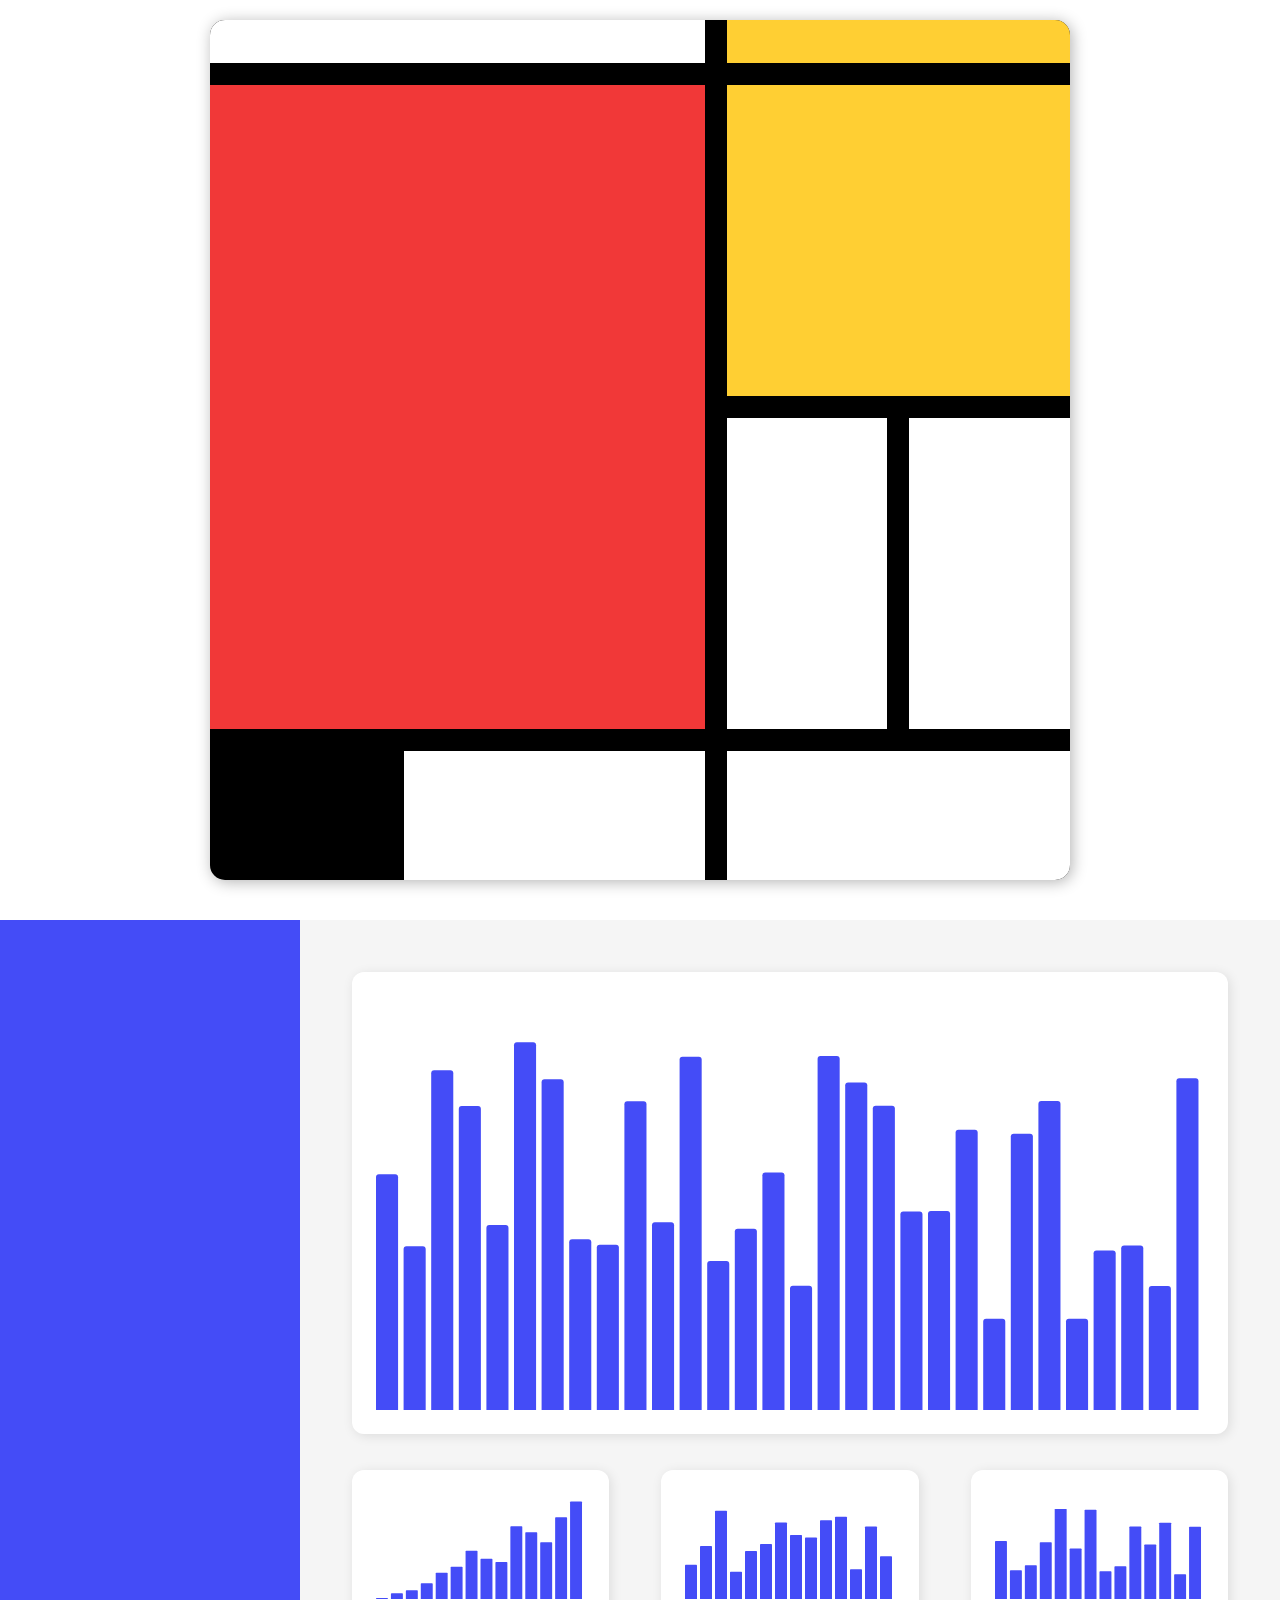
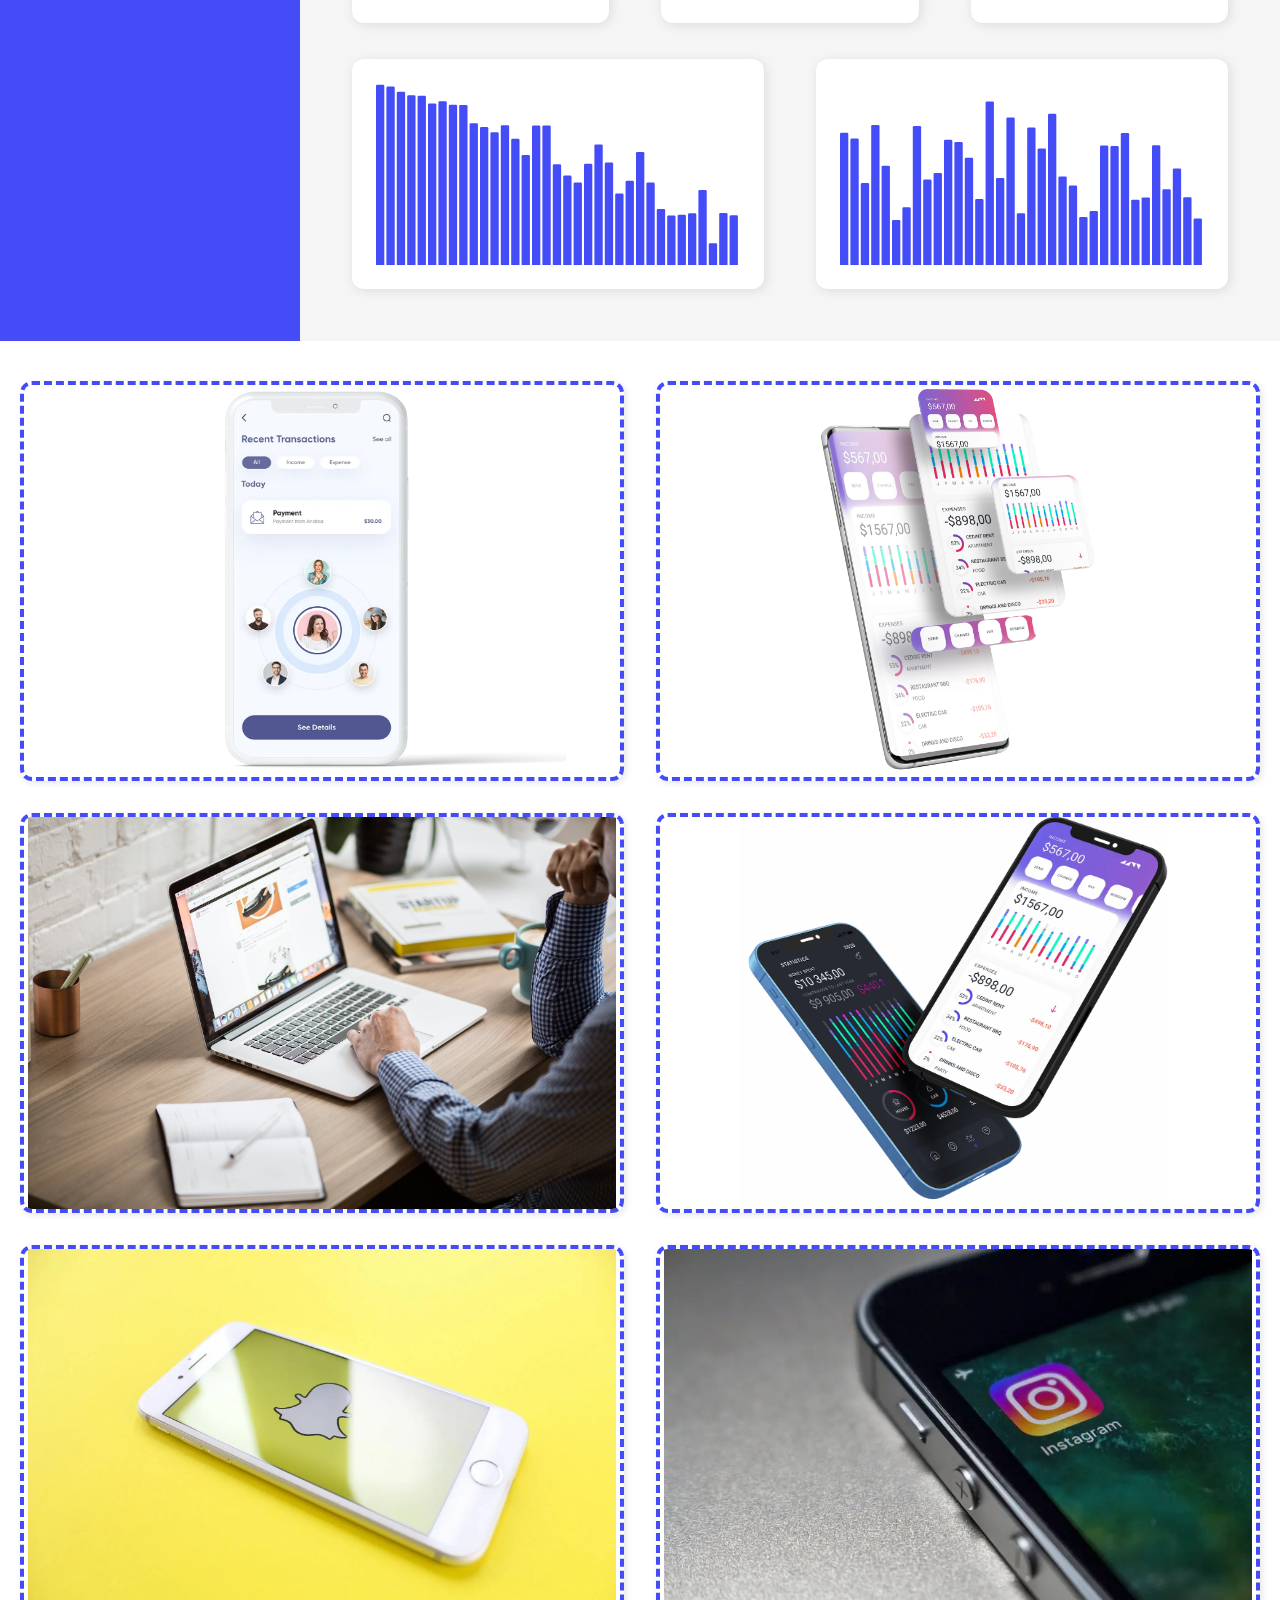
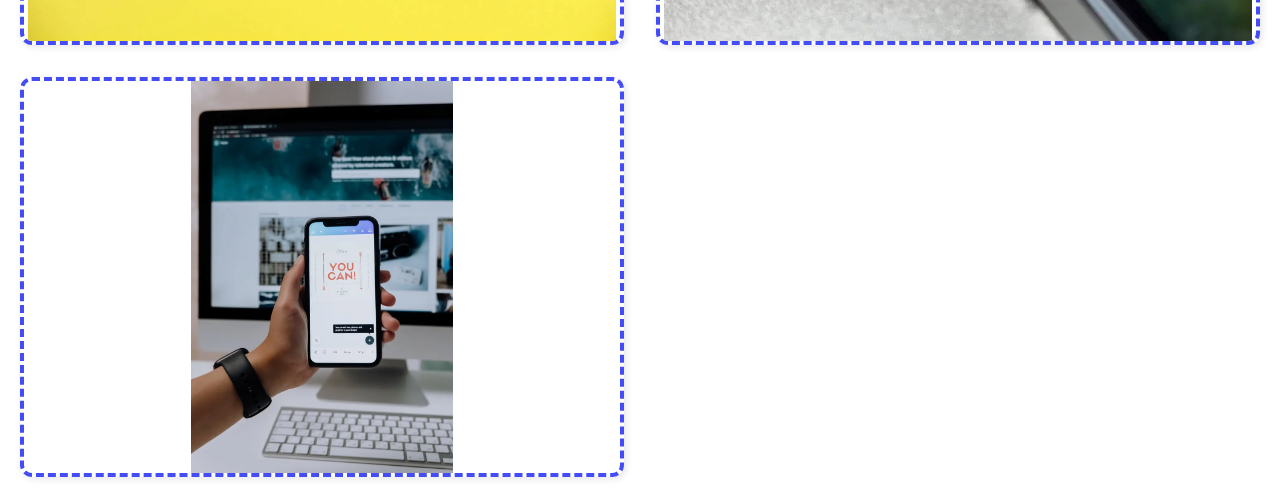
<file: grid.html>
<!DOCTYPE html>
<html lang="en">
  <head>
    <meta charset="UTF-8" />
    <meta name="viewport" content="width=device-width, initial-scale=1.0" />
    <link rel="stylesheet" href="css/grid.css" />
    <title>Document</title>
  </head>
  <body>
    <main>
      <section class="mondiran-section">
        <div class="mondrian">
          <div class="mondrian__part"></div>
          <div class="mondrian__part"></div>
          <div class="mondrian__part"></div>
          <div class="mondrian__part"></div>
          <div class="mondrian__part"></div>
          <div class="mondrian__part"></div>
          <div class="mondrian__part"></div>
          <div class="mondrian__part"></div>
        </div>
      </section>
      <section class="dashboard-section">
        <aside></aside>
        <div class="charts">
          <img class="chart" src="assets/charts/1.svg" alt="chart" />
          <img class="chart" src="assets/charts/2.svg" alt="chart" />
          <img class="chart" src="assets/charts/3.svg" alt="chart" />
          <img class="chart" src="assets/charts/4.svg" alt="chart" />
          <img class="chart" src="assets/charts/5.svg" alt="chart" />
          <img class="chart" src="assets/charts/6.svg" alt="chart" />
        </div>
      </section>
      <section class="gallery">
        <img class="gallery__image" height="400" src="assets/section1-image.webp" alt="image">
        <img class="gallery__image" height="400" src="assets/section2-phone.webp" alt="image">
        <img class="gallery__image" height="400" src="assets/video-cover.jpeg" alt="image">
        <img class="gallery__image" height="400" src="assets/app-stats-image.webp" alt="image">
        <img class="gallery__image" height="400" src="assets/blog-1.webp" alt="image">
        <img class="gallery__image" height="400" src="assets/blog-2.webp" alt="image">
        <img class="gallery__image" height="400" src="assets/blog-3.webp" alt="image">
      </section>
    </main>
  </body>
</html>
</file>
<file: css/style.css>
/* josefin-sans-300 - latin */
@font-face {
  font-display: swap; /* Check https://developer.mozilla.org/en-US/docs/Web/CSS/@font-face/font-display for other options. */
  font-family: "Josefin Sans";
  font-style: normal;
  font-weight: 300;
  src: url("../fonts/josefin-sans-v32-latin-300.woff2") format("woff2"),
    /* Chrome 36+, Opera 23+, Firefox 39+, Safari 12+, iOS 10+ */ url("../fonts/josefin-sans-v32-latin-300.ttf")
      format("truetype"); /* Chrome 4+, Firefox 3.5+, IE 9+, Safari 3.1+, iOS 4.2+, Android Browser 2.2+ */
}
/* josefin-sans-regular - latin */
@font-face {
  font-display: swap; /* Check https://developer.mozilla.org/en-US/docs/Web/CSS/@font-face/font-display for other options. */
  font-family: "Josefin Sans";
  font-style: normal;
  font-weight: 400;
  src: url("../fonts/josefin-sans-v32-latin-regular.woff2") format("woff2"),
    /* Chrome 36+, Opera 23+, Firefox 39+, Safari 12+, iOS 10+ */ url("../fonts/josefin-sans-v32-latin-regular.ttf")
      format("truetype"); /* Chrome 4+, Firefox 3.5+, IE 9+, Safari 3.1+, iOS 4.2+, Android Browser 2.2+ */
}
/* josefin-sans-600 - latin */
@font-face {
  font-display: swap; /* Check https://developer.mozilla.org/en-US/docs/Web/CSS/@font-face/font-display for other options. */
  font-family: "Josefin Sans";
  font-style: normal;
  font-weight: 600;
  src: url("../fonts/josefin-sans-v32-latin-600.woff2") format("woff2"),
    /* Chrome 36+, Opera 23+, Firefox 39+, Safari 12+, iOS 10+ */ url("../fonts/josefin-sans-v32-latin-600.ttf")
      format("truetype"); /* Chrome 4+, Firefox 3.5+, IE 9+, Safari 3.1+, iOS 4.2+, Android Browser 2.2+ */
}

::selection {
  background-color: var(--text-accent);
  color: white;
}

:root {
  --text-main: #232233;
  --text-accent: #5956e9;
  --text-secondary: #6c6c72;
  --accent-light: #7572ff;
  font-size: 62.5%;
}

*,
*::after,
*::before {
  box-sizing: border-box;
  margin: 0;
  padding: 0;
}

html {
  scroll-behavior: smooth;
}

body {
  font-family: "Josefin Sans", sans-serif;
  color: var(--text-main);
  line-height: 1.5;
}

img {
  display: block;
  font-style: italic;
}

.sr-only {
  position: absolute;
  width: 1px;
  height: 1px;
  padding: 0;
  margin: -1px;
  overflow: hidden;
  clip: rect(0, 0, 0, 0);
  white-space: nowrap;
  border-width: 0;
}

.skip-link {
  display: block;
  position: absolute;
  top: 16px;
  left: 0;
  padding: 10px 15px;
  color: var(--text-accent);
  background: white;
  z-index: 100;
  font-size: 1.6rem;
  transform: translateX(-100%);
}

.skip-link:focus {
  left: 50%;
  transform: translateX(-50%);
}

.container {
  padding: 0 16px;
  max-width: 1250px;
  width: 100%;
  margin: auto;
}

.header {
  margin-top: 40px;
  position: relative;
  z-index: 100;
}

.pre-header {
  display: none;
  align-items: center;
  gap: 48px;
  margin-bottom: 35px;
  font-size: 1.6rem;
}

.pre-header__link {
  display: flex;
  align-items: center;
  gap: 18px;
  color: white;
  text-decoration: none;
  transition: filter 0.1s ease-out;
}

.pre-header__link:hover {
  filter: brightness(0.8);
}

.pre-header__socials {
  margin-left: auto;
  list-style-type: none;
  display: flex;
  gap: 30px;
}

.pre-header__facebook {
  filter: brightness(0) invert(1);
}

.pre-header__social {
  transition: filter 0.1s ease-out;
}

.pre-header__social:hover {
  filter: brightness(0.8);
}

.header__content {
  display: grid;
  grid-template-columns: 1fr auto 1fr;
  align-items: center;
  background-color: white;
  padding: 3px;
  border-radius: 3px;
  box-shadow: 0px 1px 10px 0px rgba(0, 0, 0, 0.1);
}

.header__nav {
  display: flex;
}

.header__collapse-nav {
  display: none;
  list-style-type: none;
}

.header__link {
  color: var(--text-main);
  text-decoration: none;
  text-transform: uppercase;
  font-size: 2rem;
  transition: color 0.2s ease-out;
}

.header__link--active {
  text-decoration: underline;
  color: var(--text-accent);
}

.header__link:hover {
  color: var(--text-accent);
}

.header__expand-button {
  border: none;
  background-color: transparent;
  margin-right: auto;
  color: var(--text-main);
  margin-left: 6px;
}

.header__logo {
  border-radius: 5px;
  box-shadow: 0px 1px 10px rgba(0, 0, 0, 0.1);
  display: flex;
  justify-content: center;
  align-items: center;
  margin: -12px auto;
  padding: 24px 10px;
  background-color: white;
}

.logo__image {
  width: 79px;
}

.header__right {
  margin-left: auto;
}

.header__btn {
  display: block;
  border: none;
  padding: 12px 6px;
  font-size: 1rem;
  font-weight: 600;
  border-radius: 3px;
  font-family: inherit;
  background-color: var(--text-accent);
  text-transform: uppercase;
  text-decoration: none;
  color: white;
  transition: filter 0.2s ease-out;
}

.header__btn:hover,
.header__btn:focus {
  filter: saturate(1.5);
}

.header__btn:active {
  filter: saturate(3);
}

.section {
  padding-block: 60px;
  color: var(--text-main);
}

.hero-section {
  padding: 0;
  overflow-x: hidden;
  margin-top: -90px;
}

.with-background {
  background-image: url("/assets/background.png");
  background-color: var(--text-accent);
  background-position: center top;
  background-repeat: no-repeat;
  background-size: cover;
  position: relative;
  z-index: 1;
  color: white;
}

.section__title {
  margin-bottom: 1.8rem;
  font-size: 2.5rem;
  font-weight: 600;
  text-transform: uppercase;
  text-align: center;
}

.hero {
  background-color: white;
  padding: 30px 18px 20px 18px;
  margin: calc(128px + 90px) 20px 60px 0;
  position: relative;
}

.hero::before {
  content: "";
  position: absolute;
  inset: -20px;
  left: 20px;
  border: 10px solid var(--accent-light);
  z-index: -1;
}

.hero__title {
  margin-top: 0;
  text-transform: uppercase;
  color: var(--text-accent);
  text-align: start;
}

.hero__description {
  font-size: 1.6rem;
  color: var(--text-secondary);
}

.hero__download {
  font-size: 2rem;
  font-weight: 600;
  margin-block: 30px 18px;
  color: var(--text-main);
  text-transform: uppercase;
}

.download-links {
  display: flex;
  gap: 10px;
  list-style-type: none;
}

.download-links img {
  transition: scale 0.1s ease-out;
}

.download-links img:hover, 
.download-links a:focus img {
  scale: 1.05;
}

.section__image {
  display: flex;
  justify-content: center;
  margin-bottom: 120px;
}

.about-section .section__image {
  margin-bottom: 75px;
}

.hero-section__image {
  margin-left: 200px;
}

.section__description {
  font-size: 1.6rem;
  text-align: center;
  margin-bottom: 40px;
  color: var(--text-secondary);
}

.with-background .section__description {
  color: white;
}

.section__image_drop-shadow {
  position: relative;
}

.section__image_drop-shadow::after {
  content: "";
  position: absolute;
  left: 0;
  right: 0;
  margin-inline: auto;
  bottom: -35px;
  width: 212px;
  height: 71px;
  background-repeat: no-repeat;
  z-index: -1;
  filter: drop-shadow(0px 1px 5px rgba(0, 0, 0, 0.1));
  background-image: url("/assets/shadow-ellipse.svg");
}

.about-app-list {
  list-style-type: none;
  width: 100%;
  display: flex;
  flex-direction: column;
  gap: 20px;
  margin-bottom: 32px;
}

.about-app-list-item {
  padding: 18px 16px 10px 52px;
  border-radius: 10px;
  box-shadow: 0px 1px 10px 0px rgba(0, 0, 0, 0.1);
  position: relative;
}

.about-app-list-item::before {
  content: "";
  position: absolute;
  left: 16px;
  height: 24px;
  width: 24px;
  background-image: url("/assets/icons/checkmark.svg");
}

.about-app__title {
  font-size: 2rem;
  text-transform: uppercase;
}

.about-app__description {
  font-size: 1.6rem;
  color: var(--text-secondary);
  font-weight: 400;
}

.app-features-section .section__description {
  margin-bottom: 32px;
}

.app-features-list {
  display: flex;
  flex-direction: column;
  align-items: center;
  list-style-type: none;
  padding-inline: 60px;
  row-gap: 40px;
  text-align: center;
}

.app-feature {
  display: flex;
  flex-direction: column;
  align-items: center;
  gap: 18px;
}

.app-feature__title {
  font-size: 2rem;
  text-transform: uppercase;
  font-weight: 600;
  margin-top: 12px;
}

.app-feature__description {
  font-size: 1.6rem;
}

.app-features__image {
  border-radius: 40px;
  box-shadow: 40px 40px 100px 0px rgba(24, 48, 63, 0.5);
  margin-block: 20px 80px;
}

.download-section {
  padding-top: 103px;
}

.download-section .container {
  max-width: 380px;
}

.download-section .section__title {
  margin-right: 60px;
  text-align: left;
}

.download-section .section__description {
  margin-inline: 0;
  text-align: left;
}

.download-section .download-links {
  gap: 25px;
}

.app-stats {
  list-style-type: none;
  margin-block: 60px;
  display: grid;
  grid-template-columns: repeat(3, minmax(auto, 98px));
  column-gap: 18px;
}

.app-stats__item {
  border-radius: 5px;
  box-shadow: 0px 1px 10px 0px rgba(0, 0, 0, 0.1);
  background-color: var(--text-accent);
  color: white;
  text-align: center;
  padding: 12px 0;
}

.app-stat__image {
  margin: 0 auto 8px;
}

.app-stat__count {
  font-size: 2rem;
}

.app-stat__description {
  font-size: 1.6rem;
}

.download-section .section__image {
  margin-bottom: 35px;
}

.usage-section {
  --video-height: 150px;
  --color-edge: calc(100% - var(--video-height) / 2);
  background-image: linear-gradient(to bottom, var(--text-accent) var(--color-edge), white var(--color-edge));
  color: white;
  padding-bottom: 0;
}

.usage-section .section__description {
  color: white;
  margin-top: 40px;
}

.usage-video {
  display: block;
  position: relative;
  margin: 0 auto 60px;
  height: var(--video-height);
  max-width: 570px;
  border-radius: 10px;
  box-shadow: 0px 10px 100px 0px rgba(0, 0, 0, 0.24);
  background: linear-gradient(0deg, rgba(88, 81, 234, 0.4) 0%, rgba(88, 81, 234, 0.4) 100%),
    url("/assets/video-cover.jpeg") 50% / cover no-repeat;
}

.usage-video__play-button {
  position: absolute;
  inset: 0;
  width: 50px;
  height: 50px;
  margin: auto;
  background-color: white;
  border-radius: 100%;
  display: flex;
  box-shadow: 0 0 0 5px rgba(255, 255, 255, 0.7), 0 0 0 10px rgba(255, 255, 255, 0.6);
  transition: scale 0.2s ease;
}

.usage-video__play-button img {
  margin: auto;
}

.usage-video:hover .usage-video__play-button,
.usage-video:focus .usage-video__play-button {
  scale: 1.1;
}

.customers-section {
  overflow-x: hidden;
}

.slider {
  display: flex;
  justify-content: center;
  max-width: 700px;
  margin: auto;
  list-style-type: none;
  position: relative;
}

.slider__slide {
  display: flex;
  max-width: 100%;
  min-height: 250px;
  color: var(--text-main);
}

.slider__slide_active {
  margin: 0;
  z-index: 10;
}

.slider__slide_prev {
  translate: -25%;
}

.slider__slide_next {
  translate: 25%;
}

.slider__slide:not(.slider__slide_active) {
  position: absolute;
  scale: 0.8;
}

.customer-card {
  display: flex;
  flex-direction: column;
  text-align: center;
  padding: 20px 18px;
  background-color: white;
  border-radius: 10px;
}

.slider__slide_active .customer-card {
  box-shadow: 0px 10px 100px 0px rgba(0, 0, 0, 0.24);
}

.customer__photo {
  margin-inline: auto;
  border-radius: 100%;
  margin-bottom: 12px;
}

.customer__name {
  font-size: 2.5rem;
  font-weight: 600;
  text-transform: uppercase;
}

.customer__role {
  font-size: 1.6rem;
  text-transform: uppercase;
}

.customer__review {
  margin-top: 18px;
  font-size: 1.6rem;
  color: var(--text-secondary);
}

.slider-navigation {
  margin-top: 40px;
  display: flex;
  justify-content: center;
  gap: 16px;
  list-style-type: none;
}

.slider-navigation__point {
  position: relative;
}

.slider-navigation__point_active::before {
  content: "";
  position: absolute;
  inset: -3px;
  border: 1px solid white;
  border-radius: 100%;
}

.slider-navigation__button {
  display: block;
  height: 15px;
  width: 15px;
  border-radius: 100%;
  border: none;
  cursor: pointer;
  transition: background-color 0.1s ease;
}

.slider-navigation__button:hover,
.slider-navigation__button:focus {
  background-color: white;
}

.blog-list {
  display: flex;
  flex-direction: column;
  list-style-type: none;
  gap: 40px;
}

.blog-card {
  box-shadow: 0px 1px 10px 0px rgba(0, 0, 0, 0.1);
  border-radius: 10px;
  overflow: hidden;
  transition: scale 0.1s ease, box-shadow 0.1s ease;
}

.blog-card:hover,
.blog-card:focus-within {
  scale: 1.05;
  box-shadow: 0px 5px 10px 0px rgba(0, 0, 0, 0.1);
}

.blog-card__img {
  width: 100%;
  object-fit: cover;
  box-shadow: 0px 1px 10px 0px rgba(0, 0, 0, 0.1);
}

.blog-card__content {
  padding: 30px 18px;
}

.blog-card__title {
  font-size: 2rem;
  font-weight: 600;
  text-transform: uppercase;
}

.blog-card__description {
  color: var(--text-secondary);
  font-size: 1.6rem;
  margin-top: 18px;
}

.blog-card__link {
  font-size: 2rem;
  font-weight: 600;
  text-transform: uppercase;
  margin-top: 20px;
  display: block;
  color: var(--text-accent);
  transition: filter 0.1s ease-out;
}

.blog-card__link:hover {
  filter: brightness(0.7);
}

.footer {
  --contacts-height: 310px;
  color: white;
  background-image: linear-gradient(
    to bottom,
    white calc(var(--contacts-height) / 2),
    var(--text-main) calc(var(--contacts-height) / 2)
  );
}

.footer__contacts {
  display: flex;
  flex-direction: column;
  gap: 20px;
  background-color: white;
  border-radius: 10px;
  min-height: var(--contacts-height);
  padding: 30px;
  position: relative;
  box-shadow: 0px 10px 100px rgba(0, 0, 0, 0.24);
}

.footer__contact {
  display: flex;
  flex-direction: column;
  align-items: center;
  gap: 20px;
  position: relative;
  color: var(--text-main);
  font-size: 2rem;
  font-weight: 600;
  text-transform: uppercase;
  text-decoration: none;
}

.footer__contacts-separator {
  width: 120px;
  height: 4px;
  margin: auto;
  background-color: var(--text-main);
}

.contacts__image {
  background-color: var(--text-accent);
  border-radius: 100%;
  padding: 15px;
  transition: background-color 0.2s ease;
}

.footer__contact:hover .contacts__image,
.footer__contact:focus .contacts__image {
  background-color: var(--accent-light);
}

.footer__logo {
  display: inline-block;
  margin-block: 60px 16px;
  background-color: white;
  padding: 24px 10px;
  border-radius: 5px;
  transition: scale 0.1s ease;
}

.footer__logo:hover,
.footer__logo:focus {
  scale: 1.05;
}

.footer__description {
  font-size: 1.6rem;
  margin-bottom: 40px;
}

.footer__links {
  list-style-type: none;
  display: flex;
  gap: 30px;
}

.footer__link:not(.footer__link:last-child) {
  padding-right: 30px;
  border-right: 1px solid white;
}

.footer__link a {
  transition: filter 0.2s ease-out;
}

.footer__link a:hover {
  filter: brightness(0.8);
}

.footer__link:first-child a:hover {
  filter: brightness(1.2);
}

.footer__subtitle {
  margin-top: 60px;
  font-size: 2.5rem;
  text-transform: uppercase;
}

.footer__quick-links {
  display: flex;
  flex-direction: column;
  list-style-type: none;
  gap: 10px;
  margin-block: 10px 60px;
}

.footer__quick-link {
  font-size: 1.6rem;
  color: white;
  text-decoration: none;
  transition: filter 0.2s ease-out;
}

.footer__quick-link:hover {
  filter: brightness(0.8);
}

.newsletter-title {
  margin-bottom: 12px;
}

.newsletter {
  background-color: white;
  display: flex;
  border-radius: 4px;
  margin-top: 32px;
}

.newsletter__label {
  display: contents;
}

.newsletter__input {
  flex-grow: 1;
  padding-left: 16px;
  border: none;
  font-size: 1.6rem;
  border-radius: 4px;
  color: var(--text-main);
}

.newsletter__input::placeholder {
  color: var(--text-secondary);
}

.newsletter__button {
  background-color: var(--text-accent);
  border-radius: 4px;
  margin: 2px;
  padding: 12px;
  border: none;
  transition: background-color 0.2s ease-out;
  cursor: pointer;
}

.newsletter__button:hover,
.newsletter__button:focus {
  background-color: var(--accent-light);
}

.footer__copyright {
  display: flex;
  justify-content: center;
  gap: 18px;
  margin-top: 60px;
  padding-block: 24px 30px;
  font-size: 1.28rem;
  font-weight: 300;
  border-top: 1px solid white;
  position: relative;
}

@media screen and (min-width: 768px) {
  .container {
    padding: 0 40px;
  }

  .section {
    padding-block: 120px;
  }

  .header {
    margin-top: 25px;
  }

  .header__content {
    padding: 5px;
  }

  .pre-header {
    display: flex;
  }

  .header__logo {
    margin: -15px auto;
    padding: 30px 16px;
  }

  .logo__image {
    width: 160px;
  }

  .header__btn {
    font-size: 2rem;
    padding: 12px 16px;
    border-radius: 5px;
  }

  .hero-section {
    margin-top: -151px;
    min-height: 100vh;
    display: flex;
    padding-block: 191px 40px;
  }

  .section__title {
    font-size: 3.125rem;
    font-weight: 700;
  }

  .hero-section .container {
    display: flex;
    align-items: center;
    gap: 90px;
    justify-content: center;
  }

  .hero {
    margin: 0;
    max-width: 356px;
    padding: 18px;
  }

  .hero::before {
    border-width: 18px;
    inset: -30px;
    left: 30px;
  }

  .hero__download-link img {
    height: 44px;
  }

  .hero-section .section__image {
    margin: 0;
    flex-shrink: 0;
    margin-right: -210px;
  }

  .hero-section__image {
    margin: 0;
  }

  .section__description {
    max-width: 450px;
    margin-inline: auto;
  }

  .about-app__content {
    display: flex;
    justify-content: center;
    align-items: center;
    gap: 60px;
  }

  .about-app__content .section__image {
    flex-shrink: 0;
  }

  .about-app-list {
    max-width: 570px;
  }

  .app-features-section .section__description {
    margin-bottom: 60px;
  }

  .app-features-list {
    display: grid;
    grid-template-columns: 1fr auto 1fr;
    gap: 50px 18px;
    padding: 0;
  }

  .app-feature:first-child,
  .app-feature:last-child {
    grid-column: span 3;
  }

  .app-features__image-container {
    grid-area: 2 / 2 / 4 / 3;
  }

  .app-feature--justify-end {
    justify-self: flex-end;
    align-items: flex-end;
    text-align: right;
  }

  .app-feature--justify-start {
    justify-self: flex-start;
    align-items: flex-start;
    text-align: left;
  }

  .app-features__image {
    margin-block: 10px;
  }

  .app-feature__description {
    max-width: 30ch;
  }

  .app-features__image {
    box-shadow: 10px 10px 100px 0px rgba(24, 48, 63, 0.3);
  }

  .download-section .container {
    max-width: 1440px;
    display: flex;
    justify-content: center;
    align-items: center;
    gap: 28px;
  }

  .usage-section {
    --video-height: 230px;
    padding-bottom: 0;
  }

  .usage-section .section__description {
    margin-bottom: 60px;
  }

  .usage-video {
    margin-bottom: 160px;
  }

  .blog-list {
    flex-direction: row;
    gap: 24px;
  }

  .footer {
    --contacts-height: 150px;
  }

  .footer__contacts {
    display: grid;
    grid-template-columns: 1fr auto 1fr;
    gap: 30px;
    border-radius: 15px;
  }

  .footer__contacts-separator {
    height: auto;
    width: 4px;
    margin: 0 auto;
  }

  .footer__contact {
    flex-direction: row;
    font-size: 1.6rem;
    text-transform: none;
  }

  .contacts__image img {
    height: 24px;
  }

  .footer__content {
    display: grid;
    grid-template-columns: repeat(3, 1fr);
    column-gap: 24px;
  }

  .footer__subtitle {
    font-size: 2rem;
  }

  .footer__copyright {
    font-size: 1.6rem;
  }
}

@media screen and (min-width: 1250px) {
  .header__expand-button {
    display: none;
  }

  .header__collapse-nav {
    display: flex;
    gap: 40px;
  }

  .header__right {
    display: flex;
    align-items: center;
    margin-left: 0;
  }

  .header__right .header__nav {
    margin: auto;
  }

  .header__nav {
    margin-left: 28px;
  }

  .pre-header {
    margin-bottom: 15px;
  }

  .hero-section {
    padding-block: 175px 40px;
    margin-top: -135px;
  }

  .hero {
    max-width: 570px;
    padding: 32px;
  }

  .hero::before {
    inset: -50px;
    left: 50px;
  }

  .hero__title {
    font-size: 4.8rem;
  }

  .hero__description {
    font-size: 2rem;
  }

  .hero__download {
    font-size: 2.5rem;
  }

  .hero__download-link img {
    height: 48px;
  }

  .hero-section__image {
    height: 725px;
  }

  .about-section .section__image img {
    height: 526px;
  }

  .app-features-list {
    column-gap: 60px;
  }

  .app-features__image {
    height: 640px;
  }

  .app-stats {
    grid-template-columns: repeat(3, 1fr);
  }

  .app-stats__item {
    padding: 20px;
    border-radius: 10px;
  }

  .app-stat__count {
    font-size: 2.5rem;
  }

  .app-stat__description {
    font-size: 2rem;
  }

  .app-stat__image {
    height: 35px;
  }

  .download-section .section__image img {
    height: 480px;
  }

  .usage-section {
    --video-height: 320px;
  }

  .usage-video {
    max-width: 770px;
    margin-bottom: 190px;
  }

  .customer__photo {
    height: 96px;
  }

  .customer__name {
    font-size: 3.125rem;
  }

  .customer__role {
    font-size: 2rem;
  }

  .blog-list {
    gap: 30px;
  }

  .blog-card__content {
    padding-block: 40px;
  }

  .footer {
    --contacts-height: 230px;
  }

  .contacts__image img {
    height: 40px;
  }

  .footer__contacts {
    gap: 50px;
    border-radius: 30px;
  }

  .footer__contact {
    font-size: 2.5rem;
  }

  .footer__subtitle {
    font-size: 2.5rem;
    margin-top: 120px;
  }

  .footer__logo {
    margin-top: 120px;
  }
}
</file>
<file: css/demo.css>
body {
  display: flex;
  flex-direction: column;
  align-items: center;
  font-size: 1.6rem;
}

.card {
  margin-top: 32px;
  position: relative;
  perspective: 1000px;
}

.card__front,
.card__back {
  display: flex;
  align-items: center;
  height: 400px;
  width: 300px;
  background-color: var(--text-accent);
  color: white;
  padding: 16px;
  text-align: center;
  transition: transform 1s cubic-bezier(0.19, 1, 0.22, 1);
  backface-visibility: hidden;
  box-shadow: 2px 2px 8px rgba(0, 0, 0, 0.3);
}

.card__back {
  position: absolute;
  inset: 0;
  transform: rotateY(180deg);
}

.card:hover .card__front {
  transform: rotateY(-180deg);
}

.card:hover .card__back {
  transform: rotateY(0);
}

.marquee {
  max-width: 100%;
  margin-top: 64px;
}

.marquee__inner {
  display: flex;
  gap: 32px;
  width: max-content;
  animation: marquee 15s linear infinite;
}

.marquee__inner div {
  height: 200px;
  width: 200px;
  border-radius: 100%;
}

.marquee__inner div:nth-child(1),
.marquee__inner div:nth-child(11) {
  background-color: hsl(0deg, 77%, 63%);
}

.marquee__inner div:nth-child(2),
.marquee__inner div:nth-child(12) {
  background-color: hsl(36deg, 77%, 63%);
}

.marquee__inner div:nth-child(3),
.marquee__inner div:nth-child(13) {
  background-color: hsl(72deg, 77%, 63%);
}
.marquee__inner div:nth-child(4),
.marquee__inner div:nth-child(14) {
  background-color: hsl(108deg, 77%, 63%);
}
.marquee__inner div:nth-child(5),
.marquee__inner div:nth-child(15) {
  background-color: hsl(144deg, 77%, 63%);
}
.marquee__inner div:nth-child(6),
.marquee__inner div:nth-child(16) {
  background-color: hsl(180deg, 77%, 63%);
}
.marquee__inner div:nth-child(7),
.marquee__inner div:nth-child(17) {
  background-color: hsl(216deg, 77%, 63%);
}
.marquee__inner div:nth-child(8),
.marquee__inner div:nth-child(18) {
  background-color: hsl(252deg, 77%, 63%);
}
.marquee__inner div:nth-child(9),
.marquee__inner div:nth-child(19) {
  background-color: hsl(288deg, 77%, 63%);
}
.marquee__inner div:nth-child(10),
.marquee__inner div:nth-child(20) {
  background-color: hsl(324deg, 77%, 63%);
}

@keyframes marquee {
  100% {
    translate: calc(-50% - 16px);
  }
}
</file>
<file: css/form.css>
body {
  display: flex;
  flex-direction: column;
  min-height: 100vh;
  background-color: var(--text-accent);
}

main {
  flex-grow: 1;
  display: flex;
  justify-content: center;
  font-size: 1.6rem;
}

.form {
  margin: 120px auto;
  max-width: 550px;
  background-color: white;
  padding: 32px;
  color: var(--text-main);
  border-radius: 18px;
  box-shadow: 2px 2px 20px rgba(0, 0, 0, 0.2);
}

.form__title {
  text-align: center;
  margin-bottom: 32px;
}

.form__fieldset {
  margin: 16px 0;
  padding: 8px;
  border: none;
}

.form__label {
  display: block;
  font-size: 1.4rem;
  transition: color 0.1s ease-out;
}

.form__label + .form__label {
  margin-top: 16px;
}

.label__row {
  display: flex;
  justify-content: space-between;
  padding: 0 8px;
}

.form__label__required {
  color: firebrick;
}

.form__label:focus-within {
  color: var(--text-accent);
}

.form__input {
  display: block;
  width: 100%;
  font-family: inherit;
  font-size: 1.6rem;
  padding: 12px 8px;
  border-radius: 10px;
  border: 1px solid #999;
  color: var(--text-main);
}

.form__input:focus {
  outline-color: var(--text-accent);
}

.form__input:invalid {
  border-color: firebrick;
}

.form__label__warning {
  translate: 10px;
  opacity: 0;
  visibility: hidden;
  transition: translate 0.1s ease-in, opacity 0.1s ease-in, visibility 0.1s ease-out;
}

.form__label:has(.form__input:invalid) .form__label__warning {
  translate: 0;
  opacity: 1;
  visibility: visible;
  transition: translate 0.1s ease-out, opacity 0.1s ease-out, visibility 0.1s ease-out;
}

.form__button {
  display: block;
  font: inherit;
  border: none;
  margin: 0 auto;
  cursor: pointer;
}

.form__submit-button {
  margin-top: 24px;
  background-color: var(--text-accent);
  color: white;
  border-radius: 100vmax;
  padding: 16px 32px;
  transition: filter 0.2s ease-out;
}

.form__submit-button:hover {
  filter: brightness(1.2);
}

.form__reset-button {
  text-decoration: underline;
  margin-top: 8px;
  background: none;
  color: var(--text-accent);
}

.form__description-title {
  font-weight: bold;
}

.form__description-title::first-letter {
  color: firebrick;
}

.form__description-details {
  margin-inline-start: 40px;
}

.form__description-details::before {
  content: "\1F6C8";
}

.form2__fieldset {
  border: 1px solid var(--text-main);
}

.form__checkbox-list {
  list-style-type: none;
  display: flex;
  flex-wrap: wrap;
  column-gap: 8px;
}

.form__checkbox-label {
  display: flex;
  gap: 4px;
}

.form__checkbox:checked + span {
  text-decoration: line-through;
  color: var(--text-secondary);
}

.pseudoclasses li:nth-child(2n) span {
  color: var(--text-accent);
}

.pseudoclasses li:nth-child(2n) .form__checkbox:checked {
  accent-color: var(--text-accent);
}

.pseudoelements li:nth-child(2n + 1) span {
  color: var(--text-accent);
}

.pseudoelements li:nth-child(2n + 1) .form__checkbox:checked {
  accent-color: var(--text-accent);
}

.footer {
  background: var(--text-main);
}

.footer__subtitle,
.footer__logo {
  margin-top: 32px;
}

.footer__logo {
  transform: rotate(30deg) scale(1.5) skew(30deg);
}

@media screen and (min-width: 764px) {
  .form__label {
    font-size: 1.6rem;
  }
}
</file>
<file: css/grid.css>
* {
  box-sizing: border-box;
}

body {
  margin: 0;
  font-family: Arial, Helvetica, sans-serif;
}

section {
  min-height: 100vh;
  padding: 20px;
}

.mondiran-section {
  display: flex;
}

.mondrian {
  aspect-ratio: 1 / 1;
  width: calc(100vmin - 40px);
  margin: auto;
  background-color: black;
  box-shadow: 2px 2px 15px rgba(0, 0, 0, 0.3);
  border-radius: 15px;
  overflow: hidden;
  display: grid;
  grid-template-columns: 20% 35% 1fr 1fr;
  grid-template-rows: 5% 1fr 1fr 15%;
  gap: calc(1vw + 1vh);
}

.mondrian__part:first-child {
  background-color: white;
  grid-column: span 2;
}

.mondrian__part:nth-child(2) {
  background-color: #ffcf33;
  grid-column: span 2;
}

.mondrian__part:nth-child(3) {
  background-color: #f13838;
  grid-column: span 2;
  grid-row: span 2;
}

.mondrian__part:nth-child(4) {
  background-color: #ffcf33;
  grid-column: span 2;
}

.mondrian__part:nth-child(5) {
  background-color: white;
}

.mondrian__part:nth-child(6) {
  background-color: white;
}

.mondrian__part:nth-child(7) {
  grid-column: 2 / 3;
  background-color: white;
}

.mondrian__part:last-child {
  background-color: white;
  grid-column: span 2;
}

.dashboard-section {
  display: grid;
  grid-template-columns: 300px 1fr;
  padding: 20px 0;
}

aside {
  background-color: #444cf7;
  color: white;
}

.charts {
  display: grid;
  grid-template-areas:
    "chart1 chart1 chart1 chart1 chart1 chart1"
    "chart2 chart2 chart3 chart3 chart4 chart4"
    "chart5 chart5 chart5 chart6 chart6 chart6";
  gap: 36px 52px;
  background-color: #f5f5f5;
  padding: 52px;
}

.chart {
  background-color: white;
  padding: 24px;
  border-radius: 12px;
  box-shadow: 2px 2px 12px rgba(0, 0, 0, 0.1);
}

.chart img {
  display: block;
}

.chart:first-child {
  grid-area: chart1;
}

.chart:nth-child(2) {
  grid-area: chart2;
}

.chart:nth-child(3) {
  grid-area: chart3;
}

.chart:nth-child(4) {
  grid-area: chart4;
}

.chart:nth-child(5) {
  grid-area: chart5;
}

.chart:last-child {
  grid-area: chart6;
}

.gallery {
  display: grid;
  grid-template-columns: repeat(auto-fit, minmax(400px, 1fr));
  gap: 32px;
}

.gallery__image {
  width: 100%;
  object-fit: contain;
  border-radius: 12px;
  box-shadow: 2px 2px 7px rgba(0, 0, 0, 0.1);
  border: 4px dashed #444cf7;
}

.gallery__image:first-child {
  padding-left: 140px;
}
</file>
